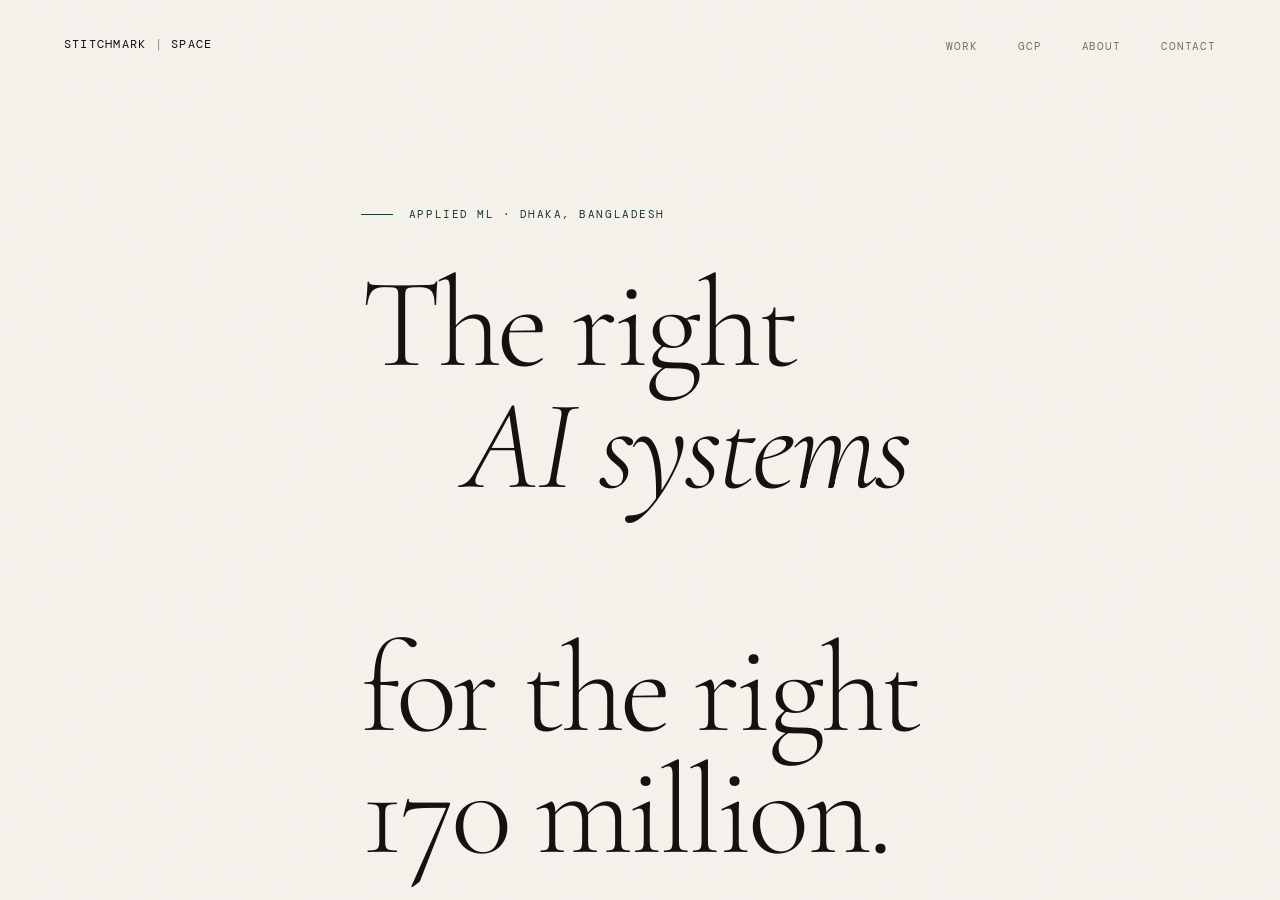
<file: index.html>
<!DOCTYPE html>
<html lang="en">
<head>
<meta charset="UTF-8">
<meta name="viewport" content="width=device-width, initial-scale=1.0">
<title>Stitchmark | Space — Samiul Karim, Applied ML</title>
<meta name="description" content="Production AI systems for South Asia's most underdressed data problems. Applied ML engineer based in Dhaka, Bangladesh.">
<link rel="stylesheet" href="style.css">
<style>
  :root { --accent: #1A3A2A; --accent2: #2D5A3D; }

  /* HERO */
  #hero {
    min-height: 100svh;
    display: grid;
    grid-template-rows: 1fr auto;
    padding-top: clamp(8rem, 16vw, 13rem);
    position: relative;
  }
  .hero-text { max-width: 960px; }
  .hero-h1 {
    font-family: 'Cormorant Garamond', Georgia, serif;
    font-weight: 300;
    font-size: clamp(4rem, 10vw, 10rem);
    line-height: 0.95;
    letter-spacing: -0.03em;
    margin-bottom: 3rem;
  }
  .hero-h1 em { font-style: italic; }
  .hero-h1 .indent { display: block; padding-left: clamp(2rem, 8vw, 8rem); }
  .hero-sub {
    max-width: 520px;
    margin-bottom: 3.5rem;
    font-size: clamp(0.95rem, 1.4vw, 1.05rem);
    color: var(--ink2);
    line-height: 1.85;
  }
  .hero-cta { display: flex; gap: 1.5rem; flex-wrap: wrap; margin-bottom: clamp(5rem, 10vw, 9rem); }

  /* HERO STAT BAR — full bleed */
  .hero-stats-bar {
    display: grid;
    grid-template-columns: repeat(4, 1fr);
    border-top: 1px solid var(--rule);
  }
  .hero-stat {
    padding: 2.5rem var(--pad);
    border-right: 1px solid var(--rule);
  }
  .hero-stat:last-child { border-right: none; }
  .hero-stat-val {
    font-family: 'Cormorant Garamond', Georgia, serif;
    font-size: clamp(2.5rem, 5vw, 4.5rem);
    font-weight: 300;
    line-height: 1;
    letter-spacing: -0.03em;
    color: var(--ink);
    margin-bottom: 0.5rem;
  }
  .hero-stat-label {
    font-family: 'DM Mono', monospace;
    font-size: 0.62rem;
    letter-spacing: 0.1em;
    text-transform: uppercase;
    color: var(--ink4);
  }
  @media (max-width: 700px) {
    .hero-stats-bar { grid-template-columns: repeat(2, 1fr); }
    .hero-stat:nth-child(2) { border-right: none; }
  }

  /* THESIS */
  #thesis { padding: var(--section) 0; }
  .thesis-grid {
    display: grid;
    grid-template-columns: 1fr 1fr;
    gap: clamp(3rem, 6vw, 8rem);
    align-items: start;
  }
  @media (max-width: 800px) { .thesis-grid { grid-template-columns: 1fr; } }

  /* ABOUT */
  #about { padding: var(--section) 0; background: white; }
  .about-layout {
    display: grid;
    grid-template-columns: 1fr 420px;
    gap: clamp(3rem, 6vw, 8rem);
    align-items: start;
  }
  .about-body p { margin-bottom: 1.5rem; }
  .cred-list { list-style: none; }
  .cred-item {
    display: grid;
    grid-template-columns: 20px 1fr;
    gap: 1.5rem;
    padding: 1.5rem 0;
    border-bottom: 1px solid var(--rule2);
    align-items: start;
  }
  .cred-item:first-child { border-top: 1px solid var(--rule); }
  .cred-dot { font-family: 'DM Mono', monospace; font-size: 0.6rem; color: var(--accent); padding-top: 0.25rem; }
  .cred-title { font-size: 0.95rem; color: var(--ink); margin-bottom: 0.2rem; }
  .cred-sub { font-family: 'DM Mono', monospace; font-size: 0.65rem; letter-spacing: 0.06em; color: var(--ink4); }
  @media (max-width: 900px) { .about-layout { grid-template-columns: 1fr; } }

  /* PROJECTS */
  #projects { padding: var(--section) 0; }

  /* GCP */
  #gcp { padding: var(--section) 0; background: white; }
  .gcp-intro { margin-bottom: 5rem; }
  .credit-cards {
    display: grid;
    grid-template-columns: 1fr 1fr;
    gap: 2px;
    background: var(--rule);
    border: 1px solid var(--rule);
  }
  .credit-card {
    background: var(--cream);
    padding: 3rem;
  }
  .credit-card:nth-child(1) { background: white; }
  .credit-card:nth-child(3) { background: white; }
  .cc-rank {
    font-family: 'DM Mono', monospace;
    font-size: 0.62rem;
    letter-spacing: 0.14em;
    text-transform: uppercase;
    color: var(--ink4);
    margin-bottom: 1rem;
  }
  .cc-name {
    font-family: 'Cormorant Garamond', Georgia, serif;
    font-size: clamp(1.5rem, 2.5vw, 2rem);
    font-weight: 300;
    margin-bottom: 0.75rem;
    color: var(--ink);
  }
  .cc-mission { font-size: 0.92rem; color: var(--ink2); line-height: 1.75; margin-bottom: 2rem; }
  .cc-min {
    font-family: 'DM Mono', monospace;
    font-size: 0.7rem;
    letter-spacing: 0.06em;
    color: var(--accent);
    border-top: 1px solid var(--rule);
    padding-top: 1.5rem;
    margin-bottom: 1.25rem;
  }
  .cc-bullets { list-style: none; }
  .cc-bullets li {
    font-family: 'DM Mono', monospace;
    font-size: 0.68rem;
    color: var(--ink3);
    line-height: 1.6;
    padding: 0.4rem 0;
    padding-left: 1rem;
    position: relative;
  }
  .cc-bullets li::before { content: '→'; position: absolute; left: 0; color: var(--accent); }
  .cc-more { font-size: 0.88rem; color: var(--ink4); font-style: italic; margin-top: 1rem; }
  .gcp-footer-note {
    margin-top: 2rem;
    padding: 1.75rem 2.5rem;
    background: var(--cream2);
    border-left: 3px solid var(--accent);
  }
  .gcp-footer-note p { font-family: 'DM Mono', monospace; font-size: 0.68rem; letter-spacing: 0.04em; color: var(--ink3); line-height: 1.8; }
  @media (max-width: 700px) { .credit-cards { grid-template-columns: 1fr; } }
</style>
</head>
<body>

<!-- NAV -->
<nav>
  <a class="nav-brand" href="index.html">Stitchmark <span>|</span> Space</a>
  <ul class="nav-links">
    <li><a href="#projects">Work</a></li>
    <li><a href="#gcp">GCP</a></li>
    <li><a href="#about">About</a></li>
    <li><a href="mailto:sam@stitchmark.space">Contact</a></li>
  </ul>
</nav>

<!-- ═══════════════════════════════════════
     HERO
     ═══════════════════════════════════════ -->
<section id="hero">
  <div class="wrap">
    <div class="hero-text reveal">
      <div class="eyebrow" style="margin-bottom:2.5rem;">
        <span class="eyebrow-text">Applied ML · Dhaka, Bangladesh</span>
      </div>
      <h1 class="hero-h1">
        The right<br>
        <em class="indent">AI systems</em><br>
        for the right<br>
        170 million.
      </h1>
      <p class="hero-sub">
        Four production AI systems — contract risk auditing, admissions equity,
        satellite flood intelligence, agricultural advisory. All built on free-tier 
        infrastructure. All designed around the actual constraints of South Asia, 
        not Silicon Valley.
      </p>
      <div class="hero-cta">
        <a href="#projects" class="btn btn-dark">View the work ↓</a>
        <a href="#gcp" class="btn btn-outline">GCP Credits Application</a>
      </div>
    </div>
  </div>

  <!-- STAT BAR -->
  <div class="hero-stats-bar reveal delay-2">
    <div class="hero-stat">
      <div class="hero-stat-val">4+</div>
      <div class="hero-stat-label">Production systems</div>
    </div>
    <div class="hero-stat">
      <div class="hero-stat-val">$0</div>
      <div class="hero-stat-label">Cloud spend to date</div>
    </div>
    <div class="hero-stat">
      <div class="hero-stat-val">170M</div>
      <div class="hero-stat-label">People in scope</div>
    </div>
    <div class="hero-stat">
      <div class="hero-stat-val">78%</div>
      <div class="hero-stat-label">Of users offline</div>
    </div>
  </div>
</section>

<!-- ═══════════════════════════════════════
     MARQUEE 01
     ═══════════════════════════════════════ -->
<div class="marquee-wrap">
  <div class="marquee-track">
    <span class="marquee-item">Contract risk auditing</span>
    <span class="marquee-dot">◆</span>
    <span class="marquee-item">Admissions equity</span>
    <span class="marquee-dot">◆</span>
    <span class="marquee-item">Satellite flood intelligence</span>
    <span class="marquee-dot">◆</span>
    <span class="marquee-item">Agricultural advisory</span>
    <span class="marquee-dot">◆</span>
    <span class="marquee-item">Built on Google Cloud</span>
    <span class="marquee-dot">◆</span>
    <span class="marquee-item">Contract risk auditing</span>
    <span class="marquee-dot">◆</span>
    <span class="marquee-item">Admissions equity</span>
    <span class="marquee-dot">◆</span>
    <span class="marquee-item">Satellite flood intelligence</span>
    <span class="marquee-dot">◆</span>
    <span class="marquee-item">Agricultural advisory</span>
    <span class="marquee-dot">◆</span>
    <span class="marquee-item">Built on Google Cloud</span>
    <span class="marquee-dot">◆</span>
  </div>
</div>

<!-- ═══════════════════════════════════════
     THESIS
     ═══════════════════════════════════════ -->
<section id="thesis">
  <div class="wrap">
    <div class="thesis-grid">

      <div class="reveal">
        <div class="eyebrow"><span class="eyebrow-text">§ 01 — The Thesis</span></div>
        <h2>Every country has<br>the same AI problems.<br><em>Only ours has<br>$1.60 solutions.</em></h2>
      </div>

      <div class="reveal delay-1" style="padding-top:1rem;">
        <p style="margin-bottom:1.75rem;">
          The standard playbook for "AI for development" is to take a mature Western
          system, translate it, and deploy it at scale. It fails because the
          <strong>infrastructure assumptions don't transfer</strong>. Bangladeshi garment
          factories don't have $12,000 optical inspection rigs. 78% of the rural
          population owns a button phone, not a smartphone. Government documents exist as
          degraded photocopies of mixed Bengali-English text.
        </p>
        <p style="margin-bottom:1.75rem;">
          My approach is different. I study the best-in-class solution in each domain,
          identify its infrastructure assumptions, and re-architect from first principles
          for the actual constraints of South Asia. That process consistently produces
          systems that are 10–80× cheaper to deploy while maintaining competitive
          accuracy — because the constraints force genuine innovation, not translation.
        </p>
        <p style="color:var(--ink3); font-style:italic;">
          AI is the most powerful tool in human history that remains almost entirely
          unavailable to the people who need it most. That is a design problem.
          I build the designs.
        </p>
      </div>

    </div>
  </div>
</section>

<!-- ═══════════════════════════════════════
     FULL-WIDTH PULL QUOTE
     ═══════════════════════════════════════ -->
<div style="padding: clamp(5rem,10vw,9rem) 0; border-top: 1px solid var(--rule); border-bottom:1px solid var(--rule);">
  <div class="wrap">
    <p class="pull-quote reveal" style="max-width:1000px;">
      "The insight from the garment factory: India sells ready-made optical
      inspection for crores. I rebuilt it on a recycled Android phone at $150 CAPEX.
      The factory doesn't care who made the component —
      <em>it cares about the margin.</em>"
    </p>
  </div>
</div>

<!-- ═══════════════════════════════════════
     ABOUT
     ═══════════════════════════════════════ -->
<section id="about">
  <div class="wrap">
    <div class="about-layout">

      <div class="reveal">
        <div class="eyebrow"><span class="eyebrow-text">§ 02 — The Engineer</span></div>
        <h2 style="margin-bottom:2.5rem;">Self-taught.<br><em>Princeton-networked.</em><br>Production-focused.</h2>
        <div class="about-body">
          <p>
            I'm Samiul Karim — a self-taught applied ML engineer based in Dhaka, building
            production AI systems for domains that established labs ignore because the TAM
            looks small from San Francisco. From Dhaka it looks like <strong>170 million people</strong>.
          </p>
          <p>
            My background is unconventional: deep domain knowledge in garments manufacturing,
            Bangladeshi agriculture, public health surveillance, and government document
            processing — combined with a <strong>Princeton University network</strong> built
            during an extended period as a Princeton alumni interviewer.
          </p>
          <p>
            I work in long focused sessions. Every system in this portfolio was built to
            production-grade standards — proper authentication, eval harnesses, retry logic,
            secrets management — because demo-grade code teaches the wrong habits.
          </p>
          <p style="color:var(--ink3); font-style:italic; margin-top:2.5rem;">
            Reach me at sam@stitchmark.space
          </p>
        </div>
      </div>

      <div class="reveal delay-1">
        <ul class="cred-list">
          <li class="cred-item">
            <span class="cred-dot">◆</span>
            <div>
              <div class="cred-title">Princeton Alumni Network</div>
              <div class="cred-sub">Former Princeton interviewer · active alumni connection</div>
            </div>
          </li>
          <li class="cred-item">
            <span class="cred-dot">◆</span>
            <div>
              <div class="cred-title">Toptal Application In Progress</div>
              <div class="cred-sub">Applied ML Engineer track · portfolio submission</div>
            </div>
          </li>
          <li class="cred-item">
            <span class="cred-dot">◆</span>
            <div>
              <div class="cred-title">SPARRSO Partnership Discussions</div>
              <div class="cred-sub">Bangladesh Space Research · FloodGuard deployment</div>
            </div>
          </li>
          <li class="cred-item">
            <span class="cred-dot">◆</span>
            <div>
              <div class="cred-title">Active Accelerator Applications</div>
              <div class="cred-sub">M0NARQ Industrial AI · KrishiBot rural advisory</div>
            </div>
          </li>
          <li class="cred-item">
            <span class="cred-dot">◆</span>
            <div>
              <div class="cred-title">Four Production Systems</div>
              <div class="cred-sub">Built at $0 cloud spend — not by accident, by design</div>
            </div>
          </li>
          <li class="cred-item">
            <span class="cred-dot">◆</span>
            <div>
              <div class="cred-title">GCP-Native Architecture</div>
              <div class="cred-sub">Vertex AI RAG · Gemini API · Earth Engine · Cloud Run · Discovery Engine</div>
            </div>
          </li>
        </ul>
      </div>

    </div>
  </div>
</section>

<!-- ═══════════════════════════════════════
     EVOCATIVE BANNER — AI STAKES
     ═══════════════════════════════════════ -->
<div class="banner">
  <div class="wrap">
    <div style="max-width:860px; margin:0 auto; text-align:center;">
      <p class="label" style="color:rgba(245,242,236,0.35); margin-bottom:2rem; text-align:center;">The opportunity</p>
      <h2 class="reveal" style="font-size:clamp(2rem,5vw,4.5rem); margin-bottom:2rem;">
        AI is the most consequential<br>technology since electricity.<br>
        <em>Bangladesh has not yet had its turn.</em>
      </h2>
      <p class="reveal delay-1" style="color:rgba(245,242,236,0.55); font-size:clamp(0.95rem,1.4vw,1.1rem); max-width:640px; margin:0 auto; line-height:1.85;">
        The infrastructure gap is closing. Foundation models run on free tiers. Satellite
        data is open. Cloud credits exist precisely for this moment. What is missing is
        not the technology — it is systems engineered for the actual conditions on the ground.
      </p>
    </div>
  </div>
</div>

<!-- ═══════════════════════════════════════
     PROJECTS INDEX
     ═══════════════════════════════════════ -->
<section id="projects">
  <div class="wrap">
    <div class="eyebrow reveal"><span class="eyebrow-text">§ 03 — The Work</span></div>
    <h2 class="reveal" style="margin-bottom:1.5rem;">Four systems.<br>Three verticals.<br><em>One city.</em></h2>
    <p class="reveal delay-1" style="max-width:500px; margin-bottom:5rem;">
      Each project below was built to production standards. None required paid cloud
      credits to reach a working prototype.
    </p>

    <div>
      <a href="docrag.html" class="proj-link-card reveal">
        <span class="proj-num">01</span>
        <div class="proj-name-wrap">
          <div class="proj-cat">Legal Tech · RAG · Adversarial AI</div>
          <div class="proj-name">DocRAG-Legal</div>
        </div>
        <span class="proj-status">Deployed ·</span>
        <span class="proj-arrow">→</span>
      </a>

      <a href="erudite.html" class="proj-link-card reveal delay-1">
        <span class="proj-num">02</span>
        <div class="proj-name-wrap">
          <div class="proj-cat">Admissions Intelligence · Bangladesh</div>
          <div class="proj-name">Erudite V2</div>
        </div>
        <span class="proj-status">Pending Resources ·</span>
        <span class="proj-arrow">→</span>
      </a>

      <a href="https://cricsight.stitchmark.space" target="_blank" rel="noopener noreferrer" class="proj-link-card reveal delay-2">
        <span class="proj-num">03</span>
        <div class="proj-name-wrap">
          <div class="proj-cat">Sports Analytics · BPL Cricket</div>
          <div class="proj-name">CricSight Powerplay</div>
        </div>
        <span class="proj-status">Live ·</span>
        <span class="proj-arrow">→</span>
      </a>

      <a href="https://geospatial.stitchmark.space" target="_blank" rel="noopener noreferrer" class="proj-link-card reveal delay-3">
        <span class="proj-num">04</span>
        <div class="proj-name-wrap">
          <div class="proj-cat">Geospatial AI · Disaster Response</div>
          <div class="proj-name">FloodGuard-BD</div>
        </div>
        <span class="proj-status">In Development ·</span>
        <span class="proj-arrow">→</span>
      </a>
    </div>

  </div>
</section>

<!-- ═══════════════════════════════════════
     GCP CREDITS APPLICATION
     ═══════════════════════════════════════ -->
<section id="gcp">
  <div class="wrap">
    <div class="gcp-intro reveal">
      <div class="eyebrow"><span class="eyebrow-text">§ 04 — Google Cloud for Startups</span></div>
      <h2 style="margin-bottom:1.5rem;">Architecture validated.<br><em>Compute is the<br>only remaining gate.</em></h2>
      <p style="max-width:600px; margin-bottom:1rem;">
        All projects are technically proven on free-tier infrastructure. The engineering
        problems are solved. What scales impact is serving capacity — RAG corpus retrieval
        at volume, Gemini API at production query loads, Cloud Run autoscaling.
      </p>
      <p style="max-width:600px; color:var(--ink3); font-style:italic;">
        Projects are ranked below by social impact. Any credit allocation advances
        the work. Larger allocations unlock proportionally greater reach.
      </p>
    </div>

    <div class="credit-cards reveal delay-1">

      <!-- CARD 1 -->
      <div class="credit-card">
        <div class="cc-rank">Impact Rank · 01 · Rural Agriculture</div>
        <div class="cc-name">KrishiBot</div>
        <p class="cc-mission">AI agricultural advisory for 57 million rural Bangladeshis with no smartphone access — delivered over SMS and USSD at $0.001 per query. The constraint is not the AI. It is the last mile.</p>
        <div class="cc-min">Minimum: $500 · Vertex AI RAG + Cloud Run</div>
        <ul class="cc-bullets">
          <li>RAG corpus serving for BARC/DAE crop bulletins in Bengali</li>
          <li>Gemini Flash API volume for SMS response generation at ~100k queries/month</li>
          <li>Cloud Run serving for USSD/SMS gateway API at pilot scale</li>
        </ul>
        <p class="cc-more">Greater allocation adds: full Bengali NLP pipeline, multi-crop seasonal corpus, carrier USSD deployment.</p>
      </div>

      <!-- CARD 2 -->
      <div class="credit-card">
        <div class="cc-rank">Impact Rank · 02 · Admissions Equity</div>
        <div class="cc-name">Erudite V2</div>
        <p class="cc-mission">Forensic financial aid intelligence for high-need Bangladeshi students navigating elite US admissions — replacing generic chatbot advice with verified CDS audit data and structured visual counsel.</p>
        <div class="cc-min">Minimum: $600 · Discovery Engine + Gemini Flash + Cloud Run</div>
        <ul class="cc-bullets">
          <li>Discovery Engine corpus serving for 70+ page per-university deep research reports</li>
          <li>Gemini Flash synthesis at production applicant query volume</li>
          <li>Cloud Run serving for the applicant-facing Next.js frontend</li>
        </ul>
        <p class="cc-more">Greater allocation adds: full corpus (15+ universities), Bangladesh-specific curriculum contextualization overlays.</p>
      </div>

      <!-- CARD 3 -->
      <div class="credit-card">
        <div class="cc-rank">Impact Rank · 03 · Disaster Response</div>
        <div class="cc-name">FloodGuard-BD</div>
        <p class="cc-mission">Near-real-time pixel-level flood maps from Sentinel-1 SAR for government disaster response. All-weather. No human annotation. No manual steps between satellite overpass and map delivery.</p>
        <div class="cc-min">Minimum: $800 · Vertex AI Training + Prediction Endpoint</div>
        <ul class="cc-bullets">
          <li>Vertex AI Training job for Prithvi-100M fine-tuning (single T4, ~2 hrs)</li>
          <li>Vertex AI Prediction endpoint for real-time inference on new satellite passes</li>
          <li>Cloud Storage for COG tile archive and public flood map output</li>
        </ul>
        <p class="cc-more">Greater allocation adds: 4-month operational pilot, active learning loop with SPARRSO validation, public dashboard.</p>
      </div>

      <!-- CARD 4 -->
      <div class="credit-card">
        <div class="cc-rank">Impact Rank · 04 · Legal Access</div>
        <div class="cc-name">DocRAG-Legal</div>
        <p class="cc-mission">Contract risk intelligence with adversarial self-auditing. Bringing the evidentiary standards of a senior partner to every junior associate in Dhaka. Already deployed. Needs production serving scale.</p>
        <div class="cc-min">Minimum: $700 · Vertex AI RAG Engine + Gemini API at volume</div>
        <ul class="cc-bullets">
          <li>Vertex AI RAG Engine corpus serving at ~10k queries/month production load</li>
          <li>Gemini Pro synthesis + Flash adversarial judge at concurrent volume</li>
          <li>Cloud Run autoscaling (0–5 instances) for SaaS-tier user load</li>
        </ul>
        <p class="cc-more">Greater allocation adds: Bangladesh-specific corpus, Bengali-language query handling, SaaS tier launch at $149/month.</p>
      </div>

    </div>

    <div class="gcp-footer-note reveal delay-2">
      <p>
        GCP account: realsamkarim@gmail.com &nbsp;·&nbsp;
        Project ID: project-a1f62154-a7ad-4b37-93b &nbsp;·&nbsp;
        Billing account: 0146CA-92CD30-CA4527<br>
        All projects are architecturally GCP-native. The existing $1,000 Gen AI App Builder credit has
        validated the DocRAG-Legal architecture end-to-end on Vertex AI RAG Engine + Discovery Engine.
        None of these systems are portable to other clouds without a full rewrite.
      </p>
    </div>
  </div>
</section>

<!-- MARQUEE 02 -->
<div class="marquee-wrap">
  <div class="marquee-track">
    <span class="marquee-item">Vertex AI RAG Engine</span>
    <span class="marquee-dot">◆</span>
    <span class="marquee-item">Gemini Flash · Pro</span>
    <span class="marquee-dot">◆</span>
    <span class="marquee-item">Google Earth Engine</span>
    <span class="marquee-dot">◆</span>
    <span class="marquee-item">Discovery Engine</span>
    <span class="marquee-dot">◆</span>
    <span class="marquee-item">Cloud Run</span>
    <span class="marquee-dot">◆</span>
    <span class="marquee-item">Firebase Auth</span>
    <span class="marquee-dot">◆</span>
    <span class="marquee-item">Modal Persistence</span>
    <span class="marquee-dot">◆</span>
    <span class="marquee-item">SHA-256 Provenance</span>
    <span class="marquee-dot">◆</span>
    <span class="marquee-item">Vertex AI RAG Engine</span>
    <span class="marquee-dot">◆</span>
    <span class="marquee-item">Gemini Flash · Pro</span>
    <span class="marquee-dot">◆</span>
    <span class="marquee-item">Google Earth Engine</span>
    <span class="marquee-dot">◆</span>
    <span class="marquee-item">Discovery Engine</span>
    <span class="marquee-dot">◆</span>
    <span class="marquee-item">Cloud Run</span>
    <span class="marquee-dot">◆</span>
    <span class="marquee-item">Firebase Auth</span>
    <span class="marquee-dot">◆</span>
    <span class="marquee-item">Modal Persistence</span>
    <span class="marquee-dot">◆</span>
    <span class="marquee-item">SHA-256 Provenance</span>
    <span class="marquee-dot">◆</span>
  </div>
</div>

<!-- FOOTER -->
<footer>
  <div class="wrap">
    <div class="footer-inner">
      <div class="footer-brand">
        Stitchmark | Space<br>
        sam@stitchmark.space<br>
        Dhaka, Bangladesh · 2026
      </div>
      <div class="footer-links">
        <a href="docrag.html">DocRAG-Legal</a>
        <a href="erudite.html">Erudite V2</a>
        <a href="https://cricsight.stitchmark.space" target="_blank">CricSight</a>
        <a href="https://geospatial.stitchmark.space" target="_blank">FloodGuard</a>
      </div>
      <div class="footer-brand" style="text-align:right;">
        Applied ML · South Asia<br>
        Built on Google Cloud<br>
        © 2026
      </div>
    </div>
  </div>
</footer>

<script src="main.js"></script>
</body>
</html>
</file>
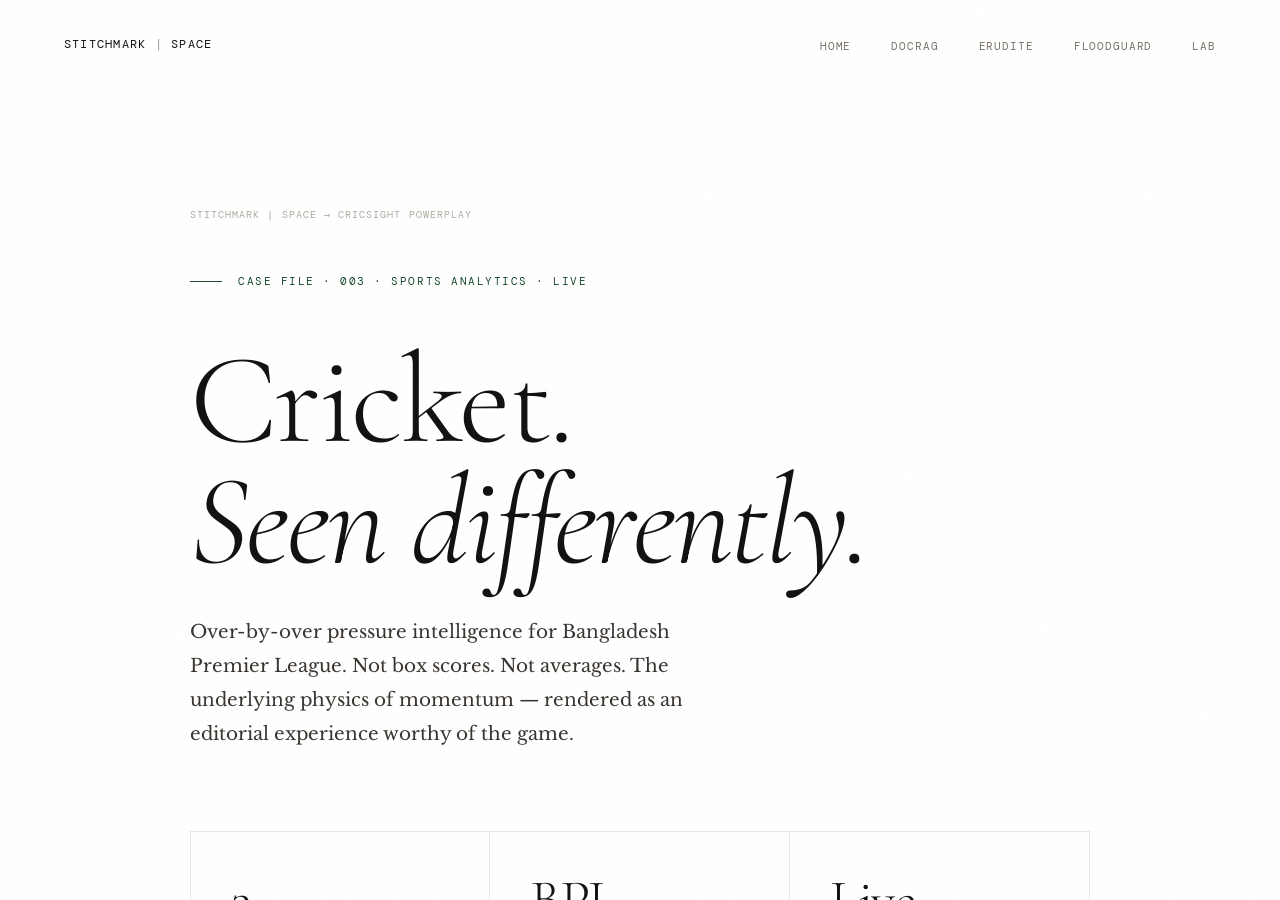
<file: cricsight.html>
<!DOCTYPE html>
<html lang="en">
<head>
<meta charset="UTF-8">
<meta name="viewport" content="width=device-width, initial-scale=1.0">
<title>CricSight Powerplay — Stitchmark | Space</title>
<meta name="description" content="Over-by-over cricket intelligence for Bangladesh Premier League. Pressure index, win probability, multi-model orchestration.">
<link rel="stylesheet" href="style.css">
<style>
  :root { --accent: #1A4A2A; --accent2: #2A6A3A; }

  /* HERO — full viewport, centered, generous */
  .cs-hero {
    min-height: 100svh;
    display: grid;
    place-items: center;
    padding: clamp(8rem,16vw,14rem) var(--pad) clamp(5rem,10vw,9rem);
    position: relative;
    overflow: hidden;
  }

  /* Large BG number */
  .cs-bg-num {
    position: absolute;
    bottom: -0.15em;
    right: var(--pad);
    font-family: 'Cormorant Garamond', Georgia, serif;
    font-size: clamp(12rem, 30vw, 28rem);
    font-weight: 300;
    color: var(--cream3);
    line-height: 1;
    letter-spacing: -0.06em;
    pointer-events: none;
    user-select: none;
  }

  .cs-hero-inner { position: relative; max-width: 900px; width: 100%; }

  /* STAT ROW */
  .cs-stats {
    display: grid;
    grid-template-columns: repeat(3, 1fr);
    border: 1px solid var(--rule);
    margin-top: 5rem;
  }
  .cs-stat {
    padding: 2.5rem;
    border-right: 1px solid var(--rule);
  }
  .cs-stat:last-child { border-right: none; }
  .cs-stat-val {
    font-family: 'Cormorant Garamond', Georgia, serif;
    font-size: clamp(2rem, 5vw, 3.5rem);
    font-weight: 300;
    line-height: 1;
    letter-spacing: -0.03em;
    margin-bottom: 0.5rem;
  }
  .cs-stat-lbl {
    font-family: 'DM Mono', monospace;
    font-size: 0.62rem;
    letter-spacing: 0.1em;
    text-transform: uppercase;
    color: var(--ink4);
  }

  /* LAUNCH BUTTON — big, editorial */
  .cs-launch {
    display: inline-flex;
    align-items: center;
    gap: 1.5rem;
    margin-top: 5rem;
    padding: 2.25rem 3.5rem;
    background: var(--ink);
    color: var(--cream);
    font-family: 'Cormorant Garamond', Georgia, serif;
    font-size: clamp(1.4rem, 3vw, 2.25rem);
    font-weight: 300;
    font-style: italic;
    letter-spacing: -0.01em;
    transition: all 0.35s cubic-bezier(.16,1,.3,1);
    text-decoration: none;
    position: relative;
    overflow: hidden;
  }
  .cs-launch::before {
    content: '';
    position: absolute;
    inset: 0;
    background: var(--accent);
    transform: scaleX(0);
    transform-origin: left;
    transition: transform 0.45s cubic-bezier(.16,1,.3,1);
  }
  .cs-launch:hover::before { transform: scaleX(1); }
  .cs-launch span, .cs-launch svg { position: relative; z-index: 1; }
  .cs-launch:hover { gap: 2.5rem; transform: none; }

  .cs-arrow {
    width: 2em; height: 1px;
    background: var(--cream);
    position: relative;
    transition: width 0.35s cubic-bezier(.16,1,.3,1);
  }
  .cs-arrow::after {
    content: '';
    position: absolute;
    right: 0; top: 50%;
    width: 0.5em; height: 0.5em;
    border-right: 1px solid var(--cream);
    border-top: 1px solid var(--cream);
    transform: translateY(-50%) rotate(45deg);
  }
  .cs-launch:hover .cs-arrow { width: 3em; }

  /* TECH TAGS */
  .tag-cloud {
    display: flex;
    flex-wrap: wrap;
    gap: 0.75rem;
    margin-top: 3rem;
  }
  .cs-tag {
    font-family: 'DM Mono', monospace;
    font-size: 0.65rem;
    letter-spacing: 0.08em;
    text-transform: uppercase;
    padding: 0.5em 1em;
    border: 1px solid var(--rule);
    color: var(--ink3);
  }
  .cs-tag-accent { border-color: rgba(26,74,42,0.3); color: var(--accent); }

  /* FEATURE ROWS */
  .feature-row {
    display: grid;
    grid-template-columns: 80px 1fr;
    gap: 2.5rem;
    padding: 2.5rem 0;
    border-bottom: 1px solid var(--rule2);
    align-items: start;
  }
  .feature-row:first-child { border-top: 1px solid var(--rule); }
  .feature-icon {
    font-family: 'Cormorant Garamond', Georgia, serif;
    font-size: 2.5rem;
    font-weight: 300;
    color: var(--cream3);
    line-height: 1;
  }
  .feature-title {
    font-family: 'DM Mono', monospace;
    font-size: 0.7rem;
    letter-spacing: 0.1em;
    text-transform: uppercase;
    color: var(--accent);
    margin-bottom: 0.5rem;
  }
  .feature-body { font-size: 0.95rem; color: var(--ink2); line-height: 1.75; }

  @media (max-width: 700px) {
    .cs-stats { grid-template-columns: 1fr 1fr; }
    .cs-stat:nth-child(2) { border-right: none; }
    .cs-stat:nth-child(1), .cs-stat:nth-child(2) { border-bottom: 1px solid var(--rule); }
    .feature-row { grid-template-columns: 1fr; gap: 0.75rem; }
    .feature-icon { display: none; }
    .cs-bg-num { display: none; }
  }
</style>
</head>
<body>

<nav>
  <a class="nav-brand" href="index.html">Stitchmark <span>|</span> Space</a>
  <ul class="nav-links">
    <li><a href="index.html">Home</a></li>
    <li><a href="docrag.html">DocRAG</a></li>
    <li><a href="erudite.html">Erudite</a></li>
    <li><a href="floodguard.html">FloodGuard</a></li>
    <li><a href="lab.html">Lab</a></li>
  </ul>
</nav>

<!-- ═══════════════════ HERO ═══════════════════ -->
<section class="cs-hero" style="background:white;">
  <div class="cs-hero-inner">
    <div class="cs-bg-num">03</div>

    <p class="breadcrumb reveal"><a href="index.html">Stitchmark | Space</a> <span>→</span> CricSight Powerplay</p>

    <div class="eyebrow reveal">
      <span class="eyebrow-text">Case File · 003 · Sports Analytics · Live</span>
    </div>

    <h1 class="reveal" style="max-width:800px; margin-bottom:2rem; line-height:0.95;">
      Cricket.<br>
      <em>Seen differently.</em>
    </h1>

    <p class="reveal delay-1" style="max-width:540px; font-size:clamp(1rem,1.5vw,1.15rem); color:var(--ink2); line-height:1.85;">
      Over-by-over pressure intelligence for Bangladesh Premier League.
      Not box scores. Not averages. The underlying physics of momentum —
      rendered as an editorial experience worthy of the game.
    </p>

    <div class="cs-stats reveal delay-2">
      <div class="cs-stat">
        <div class="cs-stat-val">3</div>
        <div class="cs-stat-lbl">Gemini models orchestrated per match query</div>
      </div>
      <div class="cs-stat">
        <div class="cs-stat-val">BPL</div>
        <div class="cs-stat-lbl">Bangladesh Premier League · primary dataset</div>
      </div>
      <div class="cs-stat">
        <div class="cs-stat-val">Live</div>
        <div class="cs-stat-lbl">Deployed at cricsight.stitchmark.space</div>
      </div>
    </div>

    <a href="https://cricsight.stitchmark.space" target="_blank" rel="noopener noreferrer" class="cs-launch reveal delay-3">
      <span>Open CricSight Powerplay</span>
      <div class="cs-arrow"></div>
    </a>
  </div>
</section>

<!-- MARQUEE -->
<div class="marquee-wrap">
  <div class="marquee-track">
    <span class="marquee-item">Over-by-over pressure index</span>
    <span class="marquee-dot">◆</span>
    <span class="marquee-item">Win probability curves</span>
    <span class="marquee-dot">◆</span>
    <span class="marquee-item">LangGraph multi-model orchestration</span>
    <span class="marquee-dot">◆</span>
    <span class="marquee-item">Gemini 2.5 Pro analysis</span>
    <span class="marquee-dot">◆</span>
    <span class="marquee-item">Player performance embeddings</span>
    <span class="marquee-dot">◆</span>
    <span class="marquee-item">Cricsheet JSON dataset</span>
    <span class="marquee-dot">◆</span>
    <span class="marquee-item">Editorial linen aesthetic</span>
    <span class="marquee-dot">◆</span>
    <span class="marquee-item">Over-by-over pressure index</span>
    <span class="marquee-dot">◆</span>
    <span class="marquee-item">Win probability curves</span>
    <span class="marquee-dot">◆</span>
    <span class="marquee-item">LangGraph multi-model orchestration</span>
    <span class="marquee-dot">◆</span>
    <span class="marquee-item">Gemini 2.5 Pro analysis</span>
    <span class="marquee-dot">◆</span>
    <span class="marquee-item">Player performance embeddings</span>
    <span class="marquee-dot">◆</span>
    <span class="marquee-item">Cricsheet JSON dataset</span>
    <span class="marquee-dot">◆</span>
  </div>
</div>

<!-- ═══════════════════ WHAT IT DOES ═══════════════════ -->
<section>
  <div class="wrap">
    <div style="display:grid; grid-template-columns:1fr 1fr; gap:clamp(3rem,6vw,8rem); align-items:start;">

      <div class="reveal">
        <div class="eyebrow"><span class="eyebrow-text">§ 01 — Intelligence Layer</span></div>
        <h2>Beyond the scoreboard.<br><em>Into the pressure.</em></h2>
        <p style="margin-top:2rem;">
          Standard cricket analytics show you what happened.
          CricSight Powerplay shows you <em>why it felt inevitable</em> —
          the mounting pressure of dot balls, the momentum shift after a
          dropped catch, the over where the match was actually lost.
        </p>
        <p style="margin-top:1.5rem; color:var(--ink3);">
          Built for Bangladesh Premier League data because BPL is exactly
          where this intelligence matters most and is least available.
          T20 cricket is a pressure game. The analysis should reflect that.
        </p>
      </div>

      <div class="reveal delay-1" style="padding-top:1rem;">
        <div class="feature-row">
          <span class="feature-icon">∫</span>
          <div>
            <div class="feature-title">Pressure Index</div>
            <p class="feature-body">Over-by-over cumulative pressure calculated from required run rate delta, wicket context, and batting position. The number that explains the scorecard.</p>
          </div>
        </div>
        <div class="feature-row">
          <span class="feature-icon">P</span>
          <div>
            <div class="feature-title">Win Probability Curves</div>
            <p class="feature-body">Ball-by-ball win probability updated continuously. Shows not just who won, but the exact moment the match tipped — and by how much.</p>
          </div>
        </div>
        <div class="feature-row">
          <span class="feature-icon">∑</span>
          <div>
            <div class="feature-title">Player Performance Embeddings</div>
            <p class="feature-body">Vector representations of player performance across context-matched situations. Who performs under pressure. Who fades.</p>
          </div>
        </div>
      </div>

    </div>
  </div>
</section>

<!-- ═══════════════════ DARK BANNER ═══════════════════ -->
<div class="banner">
  <div class="wrap">
    <div style="max-width:780px;">
      <p class="label" style="color:rgba(245,242,236,0.3); margin-bottom:2rem;">The orchestration</p>
      <h2 class="reveal" style="font-size:clamp(2rem,4.5vw,3.75rem); margin-bottom:2.5rem;">
        Three models.<br>
        One match query.<br>
        <em>Each doing the job it's best at.</em>
      </h2>
      <div style="display:grid; grid-template-columns:1fr 1fr 1fr; gap:2rem;" class="reveal delay-1">
        <div style="border-top:1px solid rgba(245,242,236,0.12); padding-top:1.5rem;">
          <div class="label" style="color:rgba(245,242,236,0.4); margin-bottom:0.75rem;">Gemini 2.5 Pro</div>
          <p style="color:rgba(245,242,236,0.7); font-size:0.9rem; line-height:1.7;">Deep match analysis. The long-form reasoning. Tournament context and tactical narrative.</p>
        </div>
        <div style="border-top:1px solid rgba(245,242,236,0.12); padding-top:1.5rem;">
          <div class="label" style="color:rgba(245,242,236,0.4); margin-bottom:0.75rem;">Gemini Flash</div>
          <p style="color:rgba(245,242,236,0.7); font-size:0.9rem; line-height:1.7;">Over-by-over narration. Fast, contextual, structured. The live commentary layer.</p>
        </div>
        <div style="border-top:1px solid rgba(245,242,236,0.12); padding-top:1.5rem;">
          <div class="label" style="color:rgba(245,242,236,0.4); margin-bottom:0.75rem;">LangGraph</div>
          <p style="color:rgba(245,242,236,0.7); font-size:0.9rem; line-height:1.7;">Routes queries between models based on complexity and context. The orchestration layer that makes the system coherent.</p>
        </div>
      </div>
    </div>
  </div>
</div>

<!-- ═══════════════════ TECH STACK ═══════════════════ -->
<section style="background:white;">
  <div class="wrap">
    <div class="eyebrow reveal"><span class="eyebrow-text">§ 02 — Technical Stack</span></div>
    <h2 class="reveal" style="margin-bottom:4rem;">What's under<br><em>the scoreboard.</em></h2>

    <div>
      <div class="stack-row reveal"><span class="stack-name">LangGraph</span><p class="stack-desc">Multi-model orchestration routing queries between Gemini 2.5 Pro for deep analysis, Flash for narration, and Claude 3.5 Sonnet for editorial card writing. Task routing based on query complexity and context depth required.</p></div>
      <div class="stack-row reveal"><span class="stack-name">Gemini 2.5 Pro</span><p class="stack-desc">Deep match analysis, tournament context, tactical narrative generation. The reasoning model for questions that require thinking about the whole game, not just the over.</p></div>
      <div class="stack-row reveal"><span class="stack-name">Cricsheet JSON</span><p class="stack-desc">Ball-by-ball match data for Bangladesh Premier League. Every delivery, every wicket, every over — parsed into pressure and probability calculations.</p></div>
      <div class="stack-row reveal"><span class="stack-name">Next.js + Framer Motion</span><p class="stack-desc">Editorial, linen-palette aesthetic. Slot-machine headline animations, animated architecture dropdowns, embedded data visualizations. Bangladesh green as the sole accent color.</p></div>
      <div class="stack-row reveal"><span class="stack-name">BigQuery</span><p class="stack-desc">Match data warehouse for historical BPL analysis. Aggregated statistics, player performance vectors, tournament-level context queries.</p></div>
    </div>

    <div class="tag-cloud reveal delay-1" style="margin-top:3rem;">
      <span class="cs-tag cs-tag-accent">LangGraph</span>
      <span class="cs-tag cs-tag-accent">Multi-model Orchestration</span>
      <span class="cs-tag">Gemini 2.5 Pro</span>
      <span class="cs-tag">Gemini Flash</span>
      <span class="cs-tag">Cricsheet JSON</span>
      <span class="cs-tag">Pressure Index</span>
      <span class="cs-tag">Win Probability</span>
      <span class="cs-tag">Next.js</span>
      <span class="cs-tag">Framer Motion</span>
      <span class="cs-tag">BigQuery</span>
    </div>
  </div>
</section>

<!-- ═══════════════════ SECOND CTA ═══════════════════ -->
<section>
  <div class="wrap">
    <div style="display:grid; grid-template-columns:1fr auto; gap:4rem; align-items:center; flex-wrap:wrap;">
      <div class="reveal">
        <h2 style="margin-bottom:1.5rem;"><em>The app is live.</em><br>The data is Bangladesh.</h2>
        <p style="max-width:480px;">
          CricSight Powerplay is deployed and running on BPL match data.
          The analysis works best when you know the game —
          and want to understand it at a level the scorecard doesn't reach.
        </p>
      </div>
      <div class="reveal delay-1">
        <a href="https://cricsight.stitchmark.space" target="_blank" rel="noopener noreferrer" class="btn btn-dark" style="white-space:nowrap; padding:1.25em 2.5em; font-size:0.8rem;">
          Open CricSight →
        </a>
      </div>
    </div>
  </div>
</section>

<!-- FOOTER -->
<footer>
  <div class="wrap">
    <div class="footer-inner">
      <div class="footer-brand">CricSight Powerplay · Live<br>cricsight.stitchmark.space</div>
      <div class="footer-links">
        <a href="index.html">Home</a>
        <a href="docrag.html">DocRAG</a>
        <a href="erudite.html">Erudite</a>
        <a href="floodguard.html">FloodGuard</a>
        <a href="lab.html">Lab</a>
      </div>
      <div class="footer-brand" style="text-align:right;">Stitchmark | Space<br>Built on Google Cloud · © 2026</div>
    </div>
  </div>
</footer>

<script src="main.js"></script>
</body>
</html>
</file>
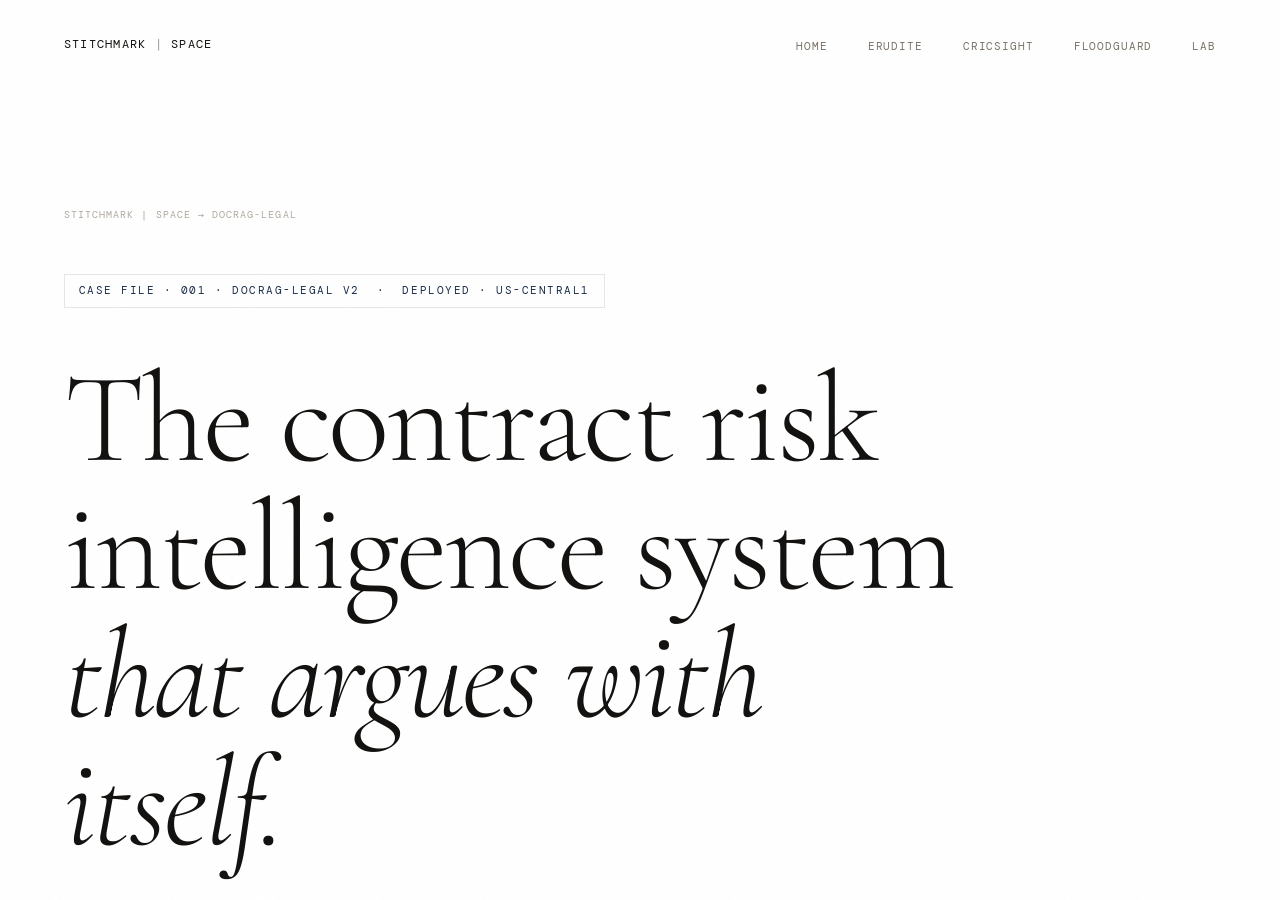
<file: docrag.html>
<!DOCTYPE html>
<html lang="en">
<head>
<meta charset="UTF-8">
<meta name="viewport" content="width=device-width, initial-scale=1.0">
<title>DocRAG-Legal — Stitchmark | Space</title>
<meta name="description" content="Contract risk intelligence with adversarial self-auditing. Not a chatbot. An evidentiary instrument built for Bangladesh's commercial and legal environment.">
<link rel="stylesheet" href="style.css">
<style>
  :root { --accent: #1A2D4A; --accent2: #2D4A70; }

  /* HERO */
  .docket-header {
    font-family: 'DM Mono', monospace;
    font-size: 0.68rem;
    letter-spacing: 0.14em;
    text-transform: uppercase;
    color: var(--accent);
    border: 1px solid var(--rule);
    display: inline-block;
    padding: 0.6em 1.25em;
    margin-bottom: 3rem;
  }

  /* STAT STRIP */
  .stat-strip {
    display: grid;
    grid-template-columns: repeat(3, 1fr);
    border: 1px solid var(--rule);
    margin-top: 5rem;
  }
  .stat-strip-cell {
    padding: 2.5rem 3rem;
    border-right: 1px solid var(--rule);
  }
  .stat-strip-cell:last-child { border-right: none; }
  .stat-val {
    font-family: 'Cormorant Garamond', Georgia, serif;
    font-size: clamp(2.5rem, 5vw, 4rem);
    font-weight: 300;
    line-height: 1;
    letter-spacing: -0.03em;
    margin-bottom: 0.5rem;
  }
  .stat-lbl { font-family: 'DM Mono', monospace; font-size: 0.62rem; letter-spacing: 0.1em; text-transform: uppercase; color: var(--ink4); }
  @media (max-width: 600px) { .stat-strip { grid-template-columns: 1fr; } .stat-strip-cell { border-right: none; border-bottom: 1px solid var(--rule); } }

  /* COMPARE */
  .compare-section { background: white; padding: var(--section) 0; }
  .compare-outer { border: 1px solid var(--rule); }
  .compare-header-bar {
    display: grid;
    grid-template-columns: 1fr 1fr;
    border-bottom: 1px solid var(--rule);
  }
  .compare-col-head {
    padding: 1.75rem 3rem;
    font-family: 'DM Mono', monospace;
    font-size: 0.68rem;
    letter-spacing: 0.12em;
    text-transform: uppercase;
  }
  .compare-col-head.bad { color: var(--ink4); border-right: 1px solid var(--rule); }
  .compare-col-head.good { color: var(--accent); }
  .compare-body-row {
    display: grid;
    grid-template-columns: 1fr 1fr;
    border-bottom: 1px solid var(--rule2);
  }
  .compare-body-row:last-child { border-bottom: none; }
  .compare-cell {
    padding: 1.25rem 3rem;
    font-size: 0.93rem;
    color: var(--ink3);
    line-height: 1.6;
  }
  .compare-cell.good { color: var(--ink); border-left: 1px solid var(--rule); }
  @media (max-width: 700px) {
    .compare-header-bar, .compare-body-row { grid-template-columns: 1fr; }
    .compare-col-head.bad, .compare-cell.good { border-right: none; border-left: none; border-bottom: 1px solid var(--rule2); }
  }

  /* ENDPOINT LIST */
  .endpoint {
    display: grid;
    grid-template-columns: 160px 1fr;
    gap: 3rem;
    padding: 2rem 0;
    border-bottom: 1px solid var(--rule2);
    align-items: baseline;
  }
  .endpoint:first-child { border-top: 1px solid var(--rule); }
  .endpoint-method {
    font-family: 'DM Mono', monospace;
    font-size: 0.8rem;
    letter-spacing: 0.05em;
    color: var(--accent);
  }
  .endpoint-desc { font-size: 0.95rem; color: var(--ink2); line-height: 1.65; }
  @media (max-width: 700px) { .endpoint { grid-template-columns: 1fr; gap: 0.5rem; } }

  /* CHAIN ILLUSTRATION */
  .chain-row {
    display: grid;
    grid-template-columns: 80px 1fr 1fr;
    gap: 2rem;
    padding: 1.5rem 0;
    border-bottom: 1px solid var(--rule2);
    align-items: start;
    font-family: 'DM Mono', monospace;
    font-size: 0.72rem;
    color: var(--ink3);
  }
  .chain-q { color: var(--accent); font-size: 0.8rem; }
  .chain-formula { font-size: 0.65rem; color: var(--ink4); line-height: 1.6; }
  .chain-hash { color: var(--ink2); word-break: break-all; font-size: 0.65rem; }
</style>
</head>
<body>

<nav>
  <a class="nav-brand" href="index.html">Stitchmark <span>|</span> Space</a>
  <ul class="nav-links">
    <li><a href="index.html">Home</a></li>
    <li><a href="erudite.html">Erudite</a></li>
    <li><a href="cricsight.html">CricSight</a></li>
    <li><a href="floodguard.html">FloodGuard</a></li>
    <li><a href="lab.html">Lab</a></li>
  </ul>
</nav>

<!-- ═══════════════════════════ HERO ═══════════════════════════ -->
<section class="page-hero" style="background:white;">
  <div class="wrap">
    <p class="breadcrumb"><a href="index.html">Stitchmark | Space</a> <span>→</span> DocRAG-Legal</p>
    <div class="reveal">
      <div class="docket-header">Case File · 001 · DocRAG-Legal V2 &nbsp;·&nbsp; Deployed · us-central1</div>
    </div>
    <h1 class="reveal" style="max-width:900px; margin-bottom:2.5rem;">
      The contract risk<br>intelligence system<br><em>that argues with itself.</em>
    </h1>
    <p class="reveal delay-1" style="max-width:560px; font-size:clamp(1rem,1.5vw,1.15rem); color:var(--ink2); line-height:1.85;">
      Not a ChatPDF. Not a legal chatbot. A system that challenges its own answers
      at runtime and exposes the challenge to the user — so a junior associate in
      Dhaka has the same evidentiary footing as a senior partner in a global firm.
    </p>

    <div class="stat-strip reveal delay-2">
      <div class="stat-strip-cell">
        <div class="stat-val">&gt;0.85</div>
        <div class="stat-lbl">Faithfulness threshold</div>
      </div>
      <div class="stat-strip-cell">
        <div class="stat-val">100%</div>
        <div class="stat-lbl">Citation accuracy required</div>
      </div>
      <div class="stat-strip-cell">
        <div class="stat-val">SHA-256</div>
        <div class="stat-lbl">Session provenance chaining</div>
      </div>
    </div>
  </div>
</section>

<!-- ═══════════════════════════ MARQUEE ═══════════════════════════ -->
<div class="marquee-wrap">
  <div class="marquee-track">
    <span class="marquee-item">Adversarial self-auditing</span>
    <span class="marquee-dot">◆</span>
    <span class="marquee-item">Faithfulness scoring</span>
    <span class="marquee-dot">◆</span>
    <span class="marquee-item">SHA-256 provenance chaining</span>
    <span class="marquee-dot">◆</span>
    <span class="marquee-item">Clause risk heatmapping</span>
    <span class="marquee-dot">◆</span>
    <span class="marquee-item">Statute-backed redlines</span>
    <span class="marquee-dot">◆</span>
    <span class="marquee-item">Gemini-as-judge</span>
    <span class="marquee-dot">◆</span>
    <span class="marquee-item">Adversarial self-auditing</span>
    <span class="marquee-dot">◆</span>
    <span class="marquee-item">Faithfulness scoring</span>
    <span class="marquee-dot">◆</span>
    <span class="marquee-item">SHA-256 provenance chaining</span>
    <span class="marquee-dot">◆</span>
    <span class="marquee-item">Clause risk heatmapping</span>
    <span class="marquee-dot">◆</span>
    <span class="marquee-item">Statute-backed redlines</span>
    <span class="marquee-dot">◆</span>
    <span class="marquee-item">Gemini-as-judge</span>
    <span class="marquee-dot">◆</span>
  </div>
</div>

<!-- ═══════════════════════════ PROBLEM ═══════════════════════════ -->
<section>
  <div class="wrap">
    <div style="display:grid; grid-template-columns:1fr 1fr; gap:clamp(3rem,6vw,8rem); align-items:start;">
      <div class="reveal">
        <div class="eyebrow"><span class="eyebrow-text">§ 01 — Information Asymmetry</span></div>
        <h2>Bangladesh's commercial environment runs on paper, precedent,<br><em>and who you know.</em></h2>
      </div>
      <div class="reveal delay-1" style="padding-top:1rem;">
        <p style="margin-bottom:1.5rem;">
          Statutes are published as degraded PDFs on government portals. Contracts
          are drafted from inherited templates nobody re-reads. Regulatory circulars —
          from Bangladesh Bank, the NBR, the RJSC — arrive weekly and are interpreted
          by the loudest voice in the room, not the most accurate reading of the text.
        </p>
        <p style="margin-bottom:1.5rem;">
          A small garment exporter in Gazipur negotiating an LC with a foreign buyer has
          no way to audit the indemnity clause against prevailing case law. A startup
          founder signing a seed term sheet has no way to flag that the liquidation
          preference is 3× market standard.
        </p>
        <p>
          DocRAG-Legal ingests the statute, reads the clause, cites the source, and —
          critically — <strong>argues with itself in public</strong> before letting the
          answer reach the user.
        </p>

        <div style="display:grid; grid-template-columns:1fr 1fr 1fr; gap:0; border:1px solid var(--rule); margin-top:3rem;">
          <div style="padding:1.75rem; border-right:1px solid var(--rule);">
            <div style="font-family:'Cormorant Garamond',serif; font-size:2.5rem; font-weight:300; line-height:1; margin-bottom:0.4rem;">170M</div>
            <div class="label">People in jurisdiction</div>
          </div>
          <div style="padding:1.75rem; border-right:1px solid var(--rule);">
            <div style="font-family:'Cormorant Garamond',serif; font-size:2.5rem; font-weight:300; line-height:1; margin-bottom:0.4rem;">3</div>
            <div class="label">Regulatory languages</div>
          </div>
          <div style="padding:1.75rem;">
            <div style="font-family:'Cormorant Garamond',serif; font-size:2.5rem; font-weight:300; line-height:1; margin-bottom:0.4rem;">$0</div>
            <div class="label">Cloud spend to deploy</div>
          </div>
        </div>
      </div>
    </div>
  </div>
</section>

<!-- ═══════════════════════════ PULL QUOTE ═══════════════════════════ -->
<div style="padding:clamp(5rem,9vw,8rem) 0; border-top:1px solid var(--rule); border-bottom:1px solid var(--rule);">
  <div class="wrap">
    <p class="pull-quote reveal" style="max-width:980px;">
      "Not just citation-verified answers — <em>cryptographically chained sessions.</em>
      Every answer challenges itself. Every session is tamper-evident.
      Every risk assessment cites the exact statute it violates."
    </p>
  </div>
</div>

<!-- ═══════════════════════════ COMPARE ═══════════════════════════ -->
<section class="compare-section">
  <div class="wrap">
    <div class="eyebrow reveal"><span class="eyebrow-text">§ 02 — Design Philosophy</span></div>
    <h2 class="reveal" style="margin-bottom:4rem;">Not a chatbot.<br><em>An evidentiary instrument.</em></h2>

    <div class="compare-outer reveal delay-1">
      <div class="compare-header-bar">
        <div class="compare-col-head bad">✗ &nbsp;Standard RAG System</div>
        <div class="compare-col-head good">✓ &nbsp;DocRAG-Legal</div>
      </div>
      <div class="compare-body-row"><div class="compare-cell bad">Retrieves chunks, synthesises, returns answer.</div><div class="compare-cell good">Retrieves, synthesises — then a second model attacks the answer.</div></div>
      <div class="compare-body-row"><div class="compare-cell bad">Hallucinations are hidden from the user.</div><div class="compare-cell good">The adversarial challenge is shown to the user, always.</div></div>
      <div class="compare-body-row"><div class="compare-cell bad">No way to verify synthesis faithfulness.</div><div class="compare-cell good">Faithfulness score auto-flags anything under 0.85.</div></div>
      <div class="compare-body-row"><div class="compare-cell bad">Citations, if present, are decorative.</div><div class="compare-cell good">Every citation is verified against the source chunk.</div></div>
      <div class="compare-body-row"><div class="compare-cell bad">A session is a list of questions with no audit trail.</div><div class="compare-cell good">Each interaction is SHA-256 chained to the previous one.</div></div>
      <div class="compare-body-row"><div class="compare-cell bad">Unacceptable in legal or compliance contexts.</div><div class="compare-cell good">Designed from day one as a regulated-domain instrument.</div></div>
    </div>
  </div>
</section>

<!-- ═══════════════════════════ ARCHITECTURE ═══════════════════════════ -->
<section>
  <div class="wrap">
    <div style="display:grid; grid-template-columns:1fr 1fr; gap:clamp(3rem,6vw,8rem); align-items:start;">
      <div class="reveal">
        <div class="eyebrow"><span class="eyebrow-text">§ 03 — The Stack</span></div>
        <h2>One engine.<br>Swappable corpus.<br><em>That is the<br>business model.</em></h2>
        <p style="margin-top:2rem; color:var(--ink3);">
          The processing machinery is identical across legal, clinical, cybersecurity,
          and financial contexts. Only the corpus changes. One engine, many data stores.
        </p>
      </div>
      <div class="reveal delay-1" style="padding-top:1rem;">
        <pre style="font-size:0.72rem; line-height:1.8;">AGNOSTIC PROCESSING MACHINERY
────────────────────────────────────────
Vertex RAG → Discovery Engine Rerank
              → Gemini Pro Synthesis
                      ↓
          Gemini Flash Adversarial Judge
                      ↓
      SHA-256 Provenance → Modal Ledger
────────────────────────────────────────
            ↑ swappable corpus

MUTABLE DOMAIN CONTEXTS
────────────────────────────────────────
Statutes · IT Security · Clinical GCP
Tax Codes · Banking Circulars
Import/Export Tariffs · Sharia Law</pre>
      </div>
    </div>

    <div style="margin-top:5rem;">
      <div class="eyebrow reveal"><span class="eyebrow-text">Five endpoints</span></div>
      <div>
        <div class="endpoint reveal">
          <span class="endpoint-method">POST /query</span>
          <p class="endpoint-desc">RAG retrieval → Gemini Pro synthesis → Flash adversarial judge, inline on every single request. The judge result is visible to the user.</p>
        </div>
        <div class="endpoint reveal">
          <span class="endpoint-method">POST /risk</span>
          <p class="endpoint-desc">Clause heatmap — RED / YELLOW / GREEN — with statute citations for every flag. Not decorative. Legally grounded.</p>
        </div>
        <div class="endpoint reveal">
          <span class="endpoint-method">POST /redline</span>
          <p class="endpoint-desc">Clause diff + statute-backed rewrite + risk delta calculation. Before and after, with full citation chain.</p>
        </div>
        <div class="endpoint reveal">
          <span class="endpoint-method">POST /ingest</span>
          <p class="endpoint-desc">PDF upload → Cloud Storage → Vertex AI RAG async import with job tracking. Any domain corpus in minutes.</p>
        </div>
        <div class="endpoint reveal">
          <span class="endpoint-method">GET /eval</span>
          <p class="endpoint-desc">Audit dashboard: faithfulness verdicts, adversarial challenges, session registry, provenance hash ledger.</p>
        </div>
      </div>
    </div>
  </div>
</section>

<!-- ═══════════════════════════ DARK BANNER ═══════════════════════════ -->
<div class="banner">
  <div class="wrap">
    <div style="display:grid; grid-template-columns:1fr 1fr; gap:clamp(3rem,6vw,8rem); align-items:center;">
      <h2 class="reveal" style="font-size:clamp(2rem,4.5vw,3.75rem);">
        The adversarial judge is a<br>
        <em>runtime feature.</em><br>
        Not a test suite.
      </h2>
      <p class="reveal delay-1" style="color:rgba(245,242,236,0.6); font-size:clamp(0.95rem,1.4vw,1.1rem); line-height:1.85;">
        A test-suite judge runs in CI and is forgotten. An inline judge that the user
        sees — with severity icons and expandable challenge text — transforms the
        product from answer machine to evidentiary instrument.
        <br><br>
        In regulated domains, the UX is the architecture.
      </p>
    </div>
  </div>
</div>

<!-- ═══════════════════════════ LIVE OUTPUTS ═══════════════════════════ -->
<section style="background:white;">
  <div class="wrap">
    <div class="eyebrow reveal"><span class="eyebrow-text">§ 04 — Validated Output</span></div>
    <h2 class="reveal" style="margin-bottom:1rem;">Real responses.<br><em>Three domains.<br>Same engine.</em></h2>
    <p class="reveal delay-1" style="max-width:520px; margin-bottom:4rem;">
      The same engine served cybersecurity SLAs, clinical trial protocols, and
      constitutional law without a code change. Each domain is a corpus upload
      and a preamble adjustment.
    </p>

    <!-- CASE 01 -->
    <div class="case-card reveal">
      <div class="case-header">
        <div>
          <div class="case-docket">Case · 01 · IT Security / Procurement SLA · POST /risk</div>
        </div>
        <div class="case-verdict verdict-warn">Risk Level · Yellow</div>
      </div>
      <div class="case-clause">
        "...Vendor will use commercially reasonable efforts to notify Customer within thirty (30) business days.
        Vendor's total aggregate liability for any security-related claims is strictly limited to $5,000."
      </div>
      <div style="display:grid; grid-template-columns:repeat(3,1fr); gap:1.5rem; margin-bottom:1.5rem;">
        <div>
          <div class="label-accent" style="margin-bottom:0.5rem;">⚠ Notification window</div>
          <p style="font-size:0.88rem; color:var(--ink2);">30-business-day notification is commercially unacceptable for a security incident.</p>
        </div>
        <div>
          <div class="label-accent" style="margin-bottom:0.5rem;">⚠ Obligation dilution</div>
          <p style="font-size:0.88rem; color:var(--ink2);">"Commercially reasonable efforts" weakens what should be an absolute obligation.</p>
        </div>
        <div>
          <div class="label-accent" style="margin-bottom:0.5rem;">⚠ Liability cap</div>
          <p style="font-size:0.88rem; color:var(--ink2);">$5,000 aggregate cap is nominal against real breach exposure and recovery costs.</p>
        </div>
      </div>
      <div class="label">Statutes cited: Contract Act, 1872 · ICT Act, 2006</div>
    </div>

    <!-- CASE 02 -->
    <div class="case-card reveal">
      <div class="case-header">
        <div>
          <div class="case-docket">Case · 02 · Clinical Trial Protocol · POST /redline · Risk delta: HIGH → LOW</div>
        </div>
        <div class="case-verdict verdict-pass">Rewrite Complete</div>
      </div>
      <div style="display:grid; grid-template-columns:1fr 1fr; gap:2rem;">
        <div>
          <div class="label" style="margin-bottom:0.75rem;">Before</div>
          <div class="case-clause" style="border-left-color:var(--ink4);">
            "Any adverse events will be recorded within 14 days. Serious adverse events that do not result in death do not require immediate expedited reporting to the IRB or sponsor."
          </div>
        </div>
        <div>
          <div class="label-accent" style="margin-bottom:0.75rem;">After</div>
          <div class="case-clause">
            "Any adverse events will be recorded promptly, no later than 72 hours of discovery. All Serious Adverse Events, whether or not resulting in death, must be reported immediately — in no event later than 24 hours of awareness — to the sponsor and IRB."
          </div>
        </div>
      </div>
      <div class="label" style="margin-top:1.5rem;">Aligned with: ICH-GCP international guidelines · Confidence: 0.95</div>
    </div>

    <!-- CASE 03 -->
    <div class="case-card reveal">
      <div class="case-header">
        <div>
          <div class="case-docket">Case · 03 · Constitutional Law · POST /query</div>
        </div>
        <div class="case-verdict verdict-pass">PASS · Faithfulness 1.0</div>
      </div>
      <div style="margin-bottom:1.5rem;">
        <div class="label" style="margin-bottom:0.5rem;">Query</div>
        <p style="font-size:0.95rem; color:var(--ink2); font-style:italic;">"How is the President of the Republic elected and what is the term of office?"</p>
      </div>
      <div class="case-clause">
        System answer: "Insufficient context to answer."<br><br>
        Adversarial challenge: The retrieved context contains only metadata for the Bangladesh Labour Act 2006, which does not address presidential election procedures. Speculation would constitute a faithfulness violation.
      </div>
      <p style="font-size:0.88rem; color:var(--ink3); font-style:italic; margin-top:1.25rem;">
        The system correctly refused to answer when the corpus didn't cover the question.
        A faithfulness score of 1.0 on a refusal is the safety behavior working as designed.
        In regulated domains, "I don't know" is the most valuable answer.
      </p>
      <div class="label" style="margin-top:1rem; font-family:'DM Mono',monospace; font-size:0.62rem; color:var(--ink4);">provenance_hash: dd1817e956ddf46c</div>
    </div>

  </div>
</section>

<!-- ═══════════════════════════ PROVENANCE CHAIN ═══════════════════════════ -->
<section>
  <div class="wrap">
    <div style="display:grid; grid-template-columns:1fr 1fr; gap:clamp(3rem,6vw,8rem); align-items:start;">
      <div class="reveal">
        <div class="eyebrow"><span class="eyebrow-text">§ 05 — Provenance Architecture</span></div>
        <h2>Ten lines of SHA-256<br>turn a chat log into<br><em>a tamper-evident<br>audit trail.</em></h2>
        <p style="margin-top:2rem; color:var(--ink3);">
          Any tampering with a single past answer breaks every subsequent hash in the
          chain. The session becomes an audit trail — exactly the property regulated
          industries need for discovery and compliance review.
        </p>
      </div>
      <div class="reveal delay-1">
        <div style="border:1px solid var(--rule);">
          <div class="chain-row" style="border-top:1px solid var(--rule);">
            <span class="chain-q">Q₁</span>
            <span class="chain-formula">SHA256("genesis" + Q + A + context)</span>
            <span class="chain-hash">→ a7f3c2e8d1b4...</span>
          </div>
          <div class="chain-row">
            <span class="chain-q">Q₂</span>
            <span class="chain-formula">SHA256("a7f3..." + Q + A + context)</span>
            <span class="chain-hash">→ 9c2b7a4f1e6d...</span>
          </div>
          <div class="chain-row">
            <span class="chain-q">Q₃</span>
            <span class="chain-formula">SHA256("9c2b..." + Q + A + context)</span>
            <span class="chain-hash">→ dd1817e956df...</span>
          </div>
        </div>
        <p style="font-size:0.85rem; color:var(--ink4); font-style:italic; margin-top:1.25rem;">
          Genesis hash is the literal string "genesis". Every session starts clean
          and builds a verifiable chain from the first interaction.
        </p>
      </div>
    </div>
  </div>
</section>

<!-- ═══════════════════════════ GCP STACK ═══════════════════════════ -->
<section style="background:white;">
  <div class="wrap">
    <div class="eyebrow reveal"><span class="eyebrow-text">§ 06 — GCP Services</span></div>
    <h2 class="reveal" style="margin-bottom:4rem;">Every Google Cloud service<br>this project touches.</h2>
    <div>
      <div class="stack-row reveal"><span class="stack-name">Vertex AI · RAG Engine</span><p class="stack-desc">Corpus ingestion, managed vector stores, text-embedding-004, async GCS imports. Chunk sizing: 1024 tokens / 200 overlap for statutes, 512 / 100 for contracts.</p></div>
      <div class="stack-row reveal"><span class="stack-name">Vertex AI · Gemini</span><p class="stack-desc">Gemini 1.5 Pro (T=0.1) for synthesis — forbids speculation, requires [N] citation format. Flash (T=0.0, structured JSON) for the adversarial judge on every request.</p></div>
      <div class="stack-row reveal"><span class="stack-name">Vertex AI · Ranking API</span><p class="stack-desc">semantic-ranker-512@latest re-scores top-20 candidates to top-5 before synthesis. The single biggest quality lever — faithfulness delta vs. unreranked synthesis is roughly +0.15.</p></div>
      <div class="stack-row reveal"><span class="stack-name">Discovery Engine</span><p class="stack-desc">Enterprise-tier Search API, unstructured PDF parsing, advanced OCR, extractive segments. Provisioned under $1,000 Gen AI App Builder credits.</p></div>
      <div class="stack-row reveal"><span class="stack-name">Cloud Run</span><p class="stack-desc">Source-based FastAPI deploy, autoscaling 0–5 instances, OIDC auth, enterprise security headers (HSTS, X-Frame, XSS), 1Gi memory.</p></div>
      <div class="stack-row reveal"><span class="stack-name">Modal Persistence</span><p class="stack-desc">Five append-only NDJSON volumes (eval logs, risk logs, redline logs, doc registry, ingest jobs) and two dicts (session state + eval cache). Zero idle cost.</p></div>
      <div class="stack-row reveal"><span class="stack-name">Firebase Auth</span><p class="stack-desc">JWT verification via ADC. Custom role claims: admin (ingest, batch eval), analyst (risk, redline, query), viewer (query, eval read). Zero JSON key files in container.</p></div>
      <div class="stack-row reveal"><span class="stack-name">Cloud Scheduler</span><p class="stack-desc">6-hourly POST /eval/batch via OIDC-authenticated HTTP job. Continuous evaluation loop — not a test suite run once and forgotten.</p></div>
      <div class="stack-row reveal"><span class="stack-name">Secret Manager</span><p class="stack-desc">All credentials. Zero secrets in source code, environment files, or container images.</p></div>
    </div>
  </div>
</section>

<!-- ═══════════════════════════ LESSONS ═══════════════════════════ -->
<section>
  <div class="wrap">
    <div class="eyebrow reveal"><span class="eyebrow-text">§ 07 — What the Docs Don't Tell You</span></div>
    <h2 class="reveal" style="margin-bottom:4rem;">Eight production blockers.<br><em>Eight precise interventions.</em></h2>
    <div>
      <div class="lesson-row reveal">
        <span class="lesson-num">01</span>
        <div><div class="lesson-title">Serverless beats managed, always</div><p class="lesson-body">The RAG Engine's default managed-Spanner path hit capacity limits we couldn't clear. Switching to serverless via a REST PATCH we wrote ourselves unlocked the whole pipeline. When Google ships two paths, the newer one is usually less congested.</p></div>
      </div>
      <div class="lesson-row reveal">
        <span class="lesson-num">02</span>
        <div><div class="lesson-title">Reranking is not optional</div><p class="lesson-body">Raw embeddings retrieve plausible chunks. The semantic reranker retrieves the right chunks. On regulatory text, the faithfulness delta between reranked and unreranked synthesis is roughly +0.15 — the difference between PASS and REVIEW verdicts.</p></div>
      </div>
      <div class="lesson-row reveal">
        <span class="lesson-num">03</span>
        <div><div class="lesson-title">The adversarial judge must be a runtime feature</div><p class="lesson-body">A test-suite judge runs in CI and is forgotten. An inline judge the user sees — with severity icons and expandable challenge text — transforms the product from answer machine to evidentiary instrument. The UX is the architecture.</p></div>
      </div>
      <div class="lesson-row reveal">
        <span class="lesson-num">04</span>
        <div><div class="lesson-title">Provenance chaining is cheap and priceless</div><p class="lesson-body">Ten lines of SHA-256 code turn a chat log into a tamper-evident audit trail. Regulated industries cannot deploy without this. It is the difference between a demo and a product.</p></div>
      </div>
      <div class="lesson-row reveal">
        <span class="lesson-num">05</span>
        <div><div class="lesson-title">ADC is a design pattern, not just auth</div><p class="lesson-body">Every time we used Application Default Credentials instead of a JSON key file, the deployment got simpler, safer, and more portable. Firebase Admin, Discovery Engine, gcloud — all unified under one identity model.</p></div>
      </div>
      <div class="lesson-row reveal">
        <span class="lesson-num">06</span>
        <div><div class="lesson-title">Async + blocking SDKs need run_in_executor</div><p class="lesson-body">Modal's .remote() is synchronous. FastAPI is async. Calling one from the other on the event loop destroys latency for every other request. Wrapping in asyncio.run_in_executor is non-negotiable at production traffic.</p></div>
      </div>
      <div class="lesson-row reveal">
        <span class="lesson-num">07</span>
        <div><div class="lesson-title">The refusal is a feature</div><p class="lesson-body">The constitutional law demo answered "Insufficient context" with a perfect faithfulness score of 1.0. The system correctly refused to speculate. In regulated domains, a well-reasoned no is more valuable than a plausible-sounding wrong answer.</p></div>
      </div>
      <div class="lesson-row reveal">
        <span class="lesson-num">08</span>
        <div><div class="lesson-title">A domain-agnostic core compounds</div><p class="lesson-body">The same engine served cybersecurity SLAs, clinical trial protocols, and constitutional law without a code change. Each new vertical is a corpus upload and a preamble tweak. This is the business model — not a product per domain.</p></div>
      </div>
    </div>
  </div>
</section>

<!-- ═══════════════════════════ FOOTER ═══════════════════════════ -->
<footer>
  <div class="wrap">
    <div class="footer-inner">
      <div class="footer-brand">DocRAG-Legal V2 · Deployed us-central1<br>sam@stitchmark.space · Dhaka, Bangladesh</div>
      <div class="footer-links">
        <a href="index.html">Home</a>
        <a href="erudite.html">Erudite V2</a>
        <a href="floodguard.html">FloodGuard</a>
        <a href="lab.html">The Lab</a>
      </div>
      <div class="footer-brand" style="text-align:right;">Stitchmark | Space<br>Built on Google Cloud · © 2026</div>
    </div>
  </div>
</footer>

<script src="main.js"></script>
</body>
</html>
</file>
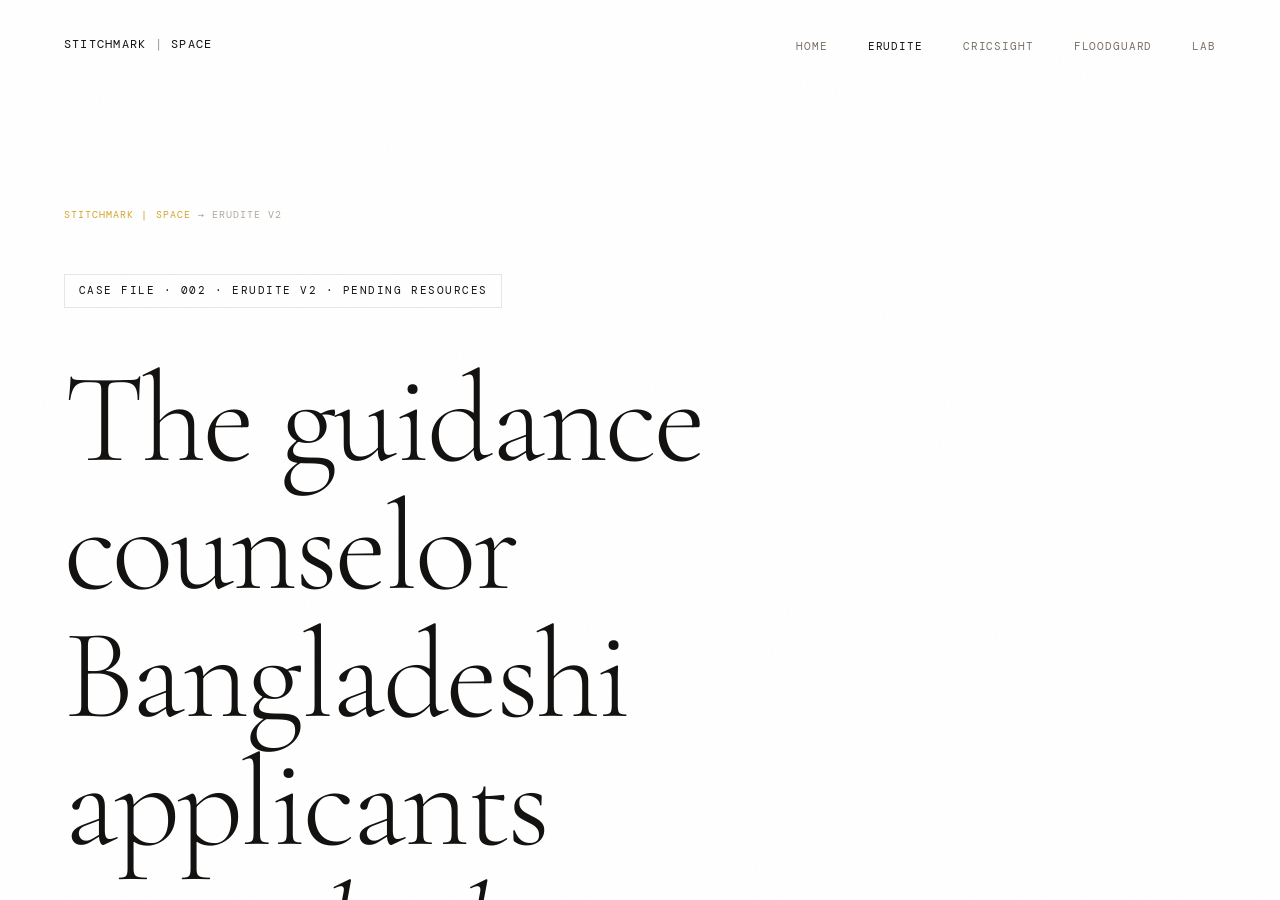
<file: erudite.html>
<!DOCTYPE html>
<html lang="en">
<head>
<meta charset="UTF-8">
<meta name="viewport" content="width=device-width, initial-scale=1.0">
<title>Erudite V2 — Admissions Intelligence | Stitchmark Space</title>
<meta name="description" content="Forensic financial aid intelligence for high-need Bangladeshi students. Structured visual counsel, not generic chatbot advice.">
<link rel="stylesheet" href="style.css">
<style>
  :root { --accent: #D4A52C; --accent2: #C2931C; --accent-light: rgba(212,165,44,0.12); }
  .breadcrumb a, .eyebrow-text, .case-verdict.pass, .stat-val, .compare-col-head.good,
  .endpoint-method, .stack-name, .lesson-title, .label-accent { color: var(--accent); }
  .btn-accent { background: var(--accent); }
  .btn-accent:hover { background: var(--accent2); }
  .stat-strip { display: grid; grid-template-columns: repeat(4,1fr); border:1px solid var(--rule); margin-top:4rem; }
  .stat-strip-cell { padding:2rem 2rem; border-right:1px solid var(--rule); }
  .stat-strip-cell:last-child { border-right:none; }
  .stat-val { font-family:'Cormorant Garamond', Georgia, serif; font-size:clamp(2rem,4vw,3.2rem); font-weight:300; line-height:1; margin-bottom:0.5rem; }
  .compare-grid { display:grid; grid-template-columns:1fr 1fr; gap:0; border:1px solid var(--rule); }
  .compare-col { padding:2.5rem; }
  .compare-col:first-child { border-right:1px solid var(--rule); }
  .compare-header { font-family:'DM Mono',monospace; font-size:0.7rem; letter-spacing:0.12em; text-transform:uppercase; margin-bottom:2rem; padding-bottom:1rem; border-bottom:1px solid var(--rule); }
  .compare-row { padding:0.9rem 0; border-bottom:1px solid var(--rule2); font-size:0.92rem; line-height:1.5; color:var(--ink2); }
  .compare-col.good .compare-row { color:var(--ink); }
  .payload-block { background:var(--cream2); padding:2rem; font-family:'DM Mono',monospace; font-size:0.75rem; line-height:1.6; overflow-x:auto; border-left:3px solid var(--accent); margin:2rem 0; white-space:pre-wrap; }
  .service-grid { display:grid; grid-template-columns:1fr 1fr; gap:1px; background:var(--rule); border:1px solid var(--rule); margin:2rem 0; }
  .service-item { background:white; padding:1.5rem; }
  .service-name { font-family:'DM Mono',monospace; font-size:0.7rem; letter-spacing:0.06em; color:var(--accent); margin-bottom:0.5rem; }
  .service-desc { font-size:0.88rem; color:var(--ink2); line-height:1.6; }
  @media (max-width:700px) { .stat-strip { grid-template-columns:1fr 1fr; } .compare-grid { grid-template-columns:1fr; } .service-grid { grid-template-columns:1fr; } }
  .lesson-card { padding:2rem 0; border-bottom:1px solid var(--rule2); }
  .lesson-num { font-family:'DM Mono',monospace; font-size:0.65rem; color:var(--accent); margin-bottom:0.5rem; }
  .lesson-title-small { font-weight:600; font-family:var(--ff-mono); font-size:0.8rem; letter-spacing:0.02em; }
  .badge-done, .badge-pending { font-family:'DM Mono',monospace; font-size:0.6rem; padding:0.2rem 0.6rem; border-radius:0; display:inline-block; }
  .badge-done { background:#2D6A3F; color:white; }
  .badge-pending { background:var(--ink4); color:white; }
  .checklist-2col { display:grid; grid-template-columns:1fr 1fr; gap:2rem; margin:2rem 0; }
  .checklist-col ul { list-style:none; }
  .checklist-col li { margin-bottom:0.8rem; font-size:0.92rem; }
</style>
</head>
<body>

<nav>
  <a class="nav-brand" href="index.html">Stitchmark <span>|</span> Space</a>
  <ul class="nav-links">
    <li><a href="index.html">Home</a></li>
    <li><a href="erudite.html" class="active">Erudite</a></li>
    <li><a href="cricsight.html">CricSight</a></li>
    <li><a href="floodguard.html">FloodGuard</a></li>
    <li><a href="lab.html">Lab</a></li>
  </ul>
</nav>

<section class="page-hero" style="background:white;">
  <div class="wrap">
    <p class="breadcrumb"><a href="index.html">Stitchmark | Space</a> <span>→</span> Erudite V2</p>
    <div class="reveal">
      <div class="docket-header" style="font-family:'DM Mono',monospace; font-size:0.68rem; letter-spacing:0.14em; text-transform:uppercase; border:1px solid var(--rule); display:inline-block; padding:0.6em 1.25em; margin-bottom:3rem;">
        CASE FILE · 002 · ERUDITE V2 · PENDING RESOURCES
      </div>
    </div>
    <h1 class="reveal" style="max-width:800px; margin-bottom:2rem;">
      The guidance counselor<br>
      Bangladeshi applicants<br>
      <em>never had.</em>
    </h1>
    <p class="reveal delay-1" style="max-width:580px; color:var(--ink2); line-height:1.85;">
      A bespoke admissions intelligence system that replaces sterile chatbot responses 
      with forensic financial aid auditing, structured visual counsel, and unapologetic 
      reality checks — built specifically for high-need students navigating elite US 
      admissions from Dhaka, Sylhet, and Chittagong.
    </p>
    <div class="stat-strip reveal delay-2">
      <div class="stat-strip-cell"><div class="stat-val">70+</div><div class="stat-lbl">PAGES PER UNIVERSITY REPORT</div></div>
      <div class="stat-strip-cell"><div class="stat-val">$16K</div><div class="stat-lbl">MEDIAN AID MISPRICING GAP</div></div>
      <div class="stat-strip-cell"><div class="stat-val">Need-Blind</div><div class="stat-lbl">SCHOOLS CORRECTLY MAPPED</div></div>
      <div class="stat-strip-cell"><div class="stat-val">SSC/HSC</div><div class="stat-lbl">CURRICULUM BARRIER DECODED</div></div>
    </div>
  </div>
</section>

<div class="marquee-wrap">
  <div class="marquee-track">
    <span class="marquee-item">Forensic financial aid auditing</span><span class="marquee-dot">◆</span>
    <span class="marquee-item">Structured visual counsel</span><span class="marquee-dot">◆</span>
    <span class="marquee-item">SSC/HSC contextualization</span><span class="marquee-dot">◆</span>
    <span class="marquee-item">Need‑blind endowment mapping</span><span class="marquee-dot">◆</span>
    <span class="marquee-item">Adversarial self‑audit</span><span class="marquee-dot">◆</span>
    <span class="marquee-item">Cryptographic provenance chain</span><span class="marquee-dot">◆</span>
  </div>
</div>

<section>
  <div class="wrap">
    <div class="eyebrow reveal"><span class="eyebrow-text">§ 01 — THE ASYMMETRY</span></div>
    <h2 class="reveal" style="max-width:700px;">Generic advice doesn't just fail Bangladeshi applicants.<br><em>It actively harms them.</em></h2>
    <div style="display:grid; grid-template-columns:1fr 1fr; gap:3rem; margin-top:3rem;">
      <div class="reveal"><p>Every year, thousands of high-achieving Bangladeshi students apply to US universities using advice calibrated for American suburban applicants. The infrastructure of guidance — school counselors, college prep courses, alumni networks — simply doesn't exist here in the same form. What fills the gap is generic AI advice and marketing material written for a different student entirely.</p></div>
      <div class="reveal delay-1"><p>The consequences are predictable: financial mispricing, curriculum gate blindness, asymmetric risk ignorance, and wall-of-text fatigue. Erudite V2 exists because the standard playbook assumes infrastructure, context, and emotional bandwidth that Bangladeshi applicants do not have.</p></div>
    </div>
    <div style="margin-top:3rem; border-left:3px solid var(--accent); padding-left:2rem;">
      <div class="lesson-num" style="color:var(--accent);">FINANCIAL MISPRICING</div>
      <p class="lesson-body">Students see "$82k average international aid" in marketing materials and budget accordingly — not realizing the actual institutional award median is $66k. A $16,000 gap per year changes enrollment decisions.</p>
      <div class="lesson-num" style="color:var(--accent); margin-top:1.5rem;">CURRICULUM GATE BLINDNESS</div>
      <p class="lesson-body">Universities say they "accept global curricula" but provide zero explicit guidance for SSC/HSC grading contexts. Applicants get filtered before holistic review — not because of merit, but because no one told them how to translate their record.</p>
      <div class="lesson-num" style="color:var(--accent); margin-top:1.5rem;">ASYMMETRIC RISK IGNORANCE</div>
      <p class="lesson-body">A student with a 1430 SAT applies to three low-endowment safety schools and one reach. The safer financial bet — a need-blind, full-need institution like Amherst or Williams — gets skipped because selectivity looks scarier than sticker price.</p>
      <div class="lesson-num" style="color:var(--accent); margin-top:1.5rem;">WALL-OF-TEXT FATIGUE</div>
      <p class="lesson-body">Existing AI counselors dump dense paragraphs on anxious 17-year-olds. The information may be technically correct but psychologically inaccessible at the moment of highest stress. The format is the failure.</p>
    </div>
  </div>
</section>

<div style="padding:clamp(4rem,8vw,6rem) 0; border-top:1px solid var(--rule); border-bottom:1px solid var(--rule);">
  <div class="wrap"><p class="pull-quote reveal" style="max-width:900px;">"Not just accurate answers — <em>structured visual counsel</em>. Every response is parsed into scannable badges, interactive charts, and collapsible detail panels. The UI is the intervention."</p></div>
</div>

<section>
  <div class="wrap">
    <div class="eyebrow reveal"><span class="eyebrow-text">§ 02 — DESIGN PHILOSOPHY</span></div>
    <h2 class="reveal" style="margin-bottom:3rem;">Not a chatbot.<br><em>A structured counsel engine.</em></h2>
    <div class="compare-grid reveal">
      <div class="compare-col"><div class="compare-header">✗ STANDARD AI COUNSELOR</div>
        <div class="compare-row">Flat text responses</div><div class="compare-row">Generic encouragement ("You can do it!")</div>
        <div class="compare-row">Marketing-headline financial data</div><div class="compare-row">One-size-fits-all curriculum advice</div>
        <div class="compare-row">No verification layer</div><div class="compare-row">Session amnesia</div>
        <div class="compare-row">Tone: cheerful assistant</div>
      </div>
      <div class="compare-col good"><div class="compare-header">✓ ERUDITE V2</div>
        <div class="compare-row">Structured JSON → rendered as cards, charts, accordions</div>
        <div class="compare-row">Unapologetic data-backed reality checks</div>
        <div class="compare-row">Forensic CDS audit with actual award medians</div>
        <div class="compare-row">Bangladesh-specific contextualization flags</div>
        <div class="compare-row">Adversarial self-audit on every response</div>
        <div class="compare-row">Cryptographic provenance chaining per session</div>
        <div class="compare-row">Tone: compassionate older sibling who's been through it</div>
      </div>
    </div>
  </div>
</section>

<section style="background:white;">
  <div class="wrap">
    <div class="eyebrow reveal"><span class="eyebrow-text">§ 03 — DATA LAYER</span></div>
    <h2 class="reveal">Eliminating the<br><em>JSON schema apocalypse.</em></h2>
    <div style="display:grid; grid-template-columns:1fr 1fr; gap:3rem; margin-top:2rem;">
      <div class="reveal"><p>Traditional RAG systems force complex, irregular admissions datasets into rigid schemas. Every time a university alters a minor policy, the database breaks. Erudite V2 stores Deep Research Reports — 70+ pages per university — in raw markdown format directly in Cloud Storage. No ETL. No schema migration. No fragility.</p></div>
      <div class="reveal delay-1"><p>Discovery Engine's serverless layout parser ingests, chunks, and indexes raw files via native parsing (<code>data_schema="content"</code>). Semantic search retrieves exact paragraphs, metrics, and CDS citations without a managed database. Zero Spanner costs. The nuance that structured schemas destroy is preserved entirely.</p></div>
    </div>
    <div class="service-grid" style="margin-top:3rem;">
      <div class="service-item"><div class="service-name">RAW MARKDOWN STORAGE</div><div class="service-desc">70+ page Deep Research Reports per university stored without parsing or ETL. Policy changes require a file update, not a schema migration.</div></div>
      <div class="service-item"><div class="service-name">DISCOVERY ENGINE NATIVE PARSING</div><div class="service-desc">Semantic search retrieves exact paragraphs, metrics, and CDS citations without a managed database.</div></div>
      <div class="service-item"><div class="service-name">ZERO IDLE COST</div><div class="service-desc">Serverless storage natively. No Spanner. No idle hourly billing. The $1,000 Gen AI App Builder credit absorbs Discovery Engine retrieval.</div></div>
      <div class="service-item"><div class="service-name">CREDIT-SAFE RETRIEVAL</div><div class="service-desc">Standard Discovery Engine Search API performs state-of-the-art semantic retrieval without calling Vertex AI prediction meters.</div></div>
    </div>
  </div>
</section>

<section>
  <div class="wrap">
    <div class="eyebrow reveal"><span class="eyebrow-text">§ 04 — THE COUNSELOR YOU NEVER HAD</span></div>
    <h2 class="reveal">Three linguistic constraints.<br><em>Enforced at the prompt level.</em></h2>
    <div style="margin-top:2rem;">
      <div class="lesson-card reveal"><div class="lesson-num">CONSTRAINT 01 · TONE</div><p class="lesson-body">Calm, selective, authoritative, deeply realistic. Never uses AI filler — no "Sure, I can help with that!", no "Great question!". Speaks with quiet, unapologetic data-backed confidence. The voice of someone who has read the actual CDS, not the admissions brochure.</p></div>
      <div class="lesson-card reveal"><div class="lesson-num">CONSTRAINT 02 · FINANCIAL VERIFICATION</div><p class="lesson-body">If a student cites marketing-headline financial data, the system corrects it against audited CDS figures before proceeding. Budget around the mid-60s, not the $82k headline. A 4-year guarantee is worth more than a slightly larger freshman year grant.</p></div>
      <div class="lesson-card reveal"><div class="lesson-num">CONSTRAINT 03 · REALITY CHECK PROTOCOL</div><p class="lesson-body">If a student with a weak test score gravitates toward low-endowment safety schools, the system gently but firmly deconstructs the asymmetric risk. Full-need endowments are actually safer financial bets despite extreme selectivity. Over-explain your SSC/HSC grading context or risk being filtered before holistic review begins.</p></div>
    </div>
    <p class="reveal delay-2" style="margin-top:2rem; font-style:italic; color:var(--ink3);">Injected as a structured Counselor Preamble directly into the Gemini synthesis prompt. Not a suggestion. A hard constraint.</p>
  </div>
</section>

<section style="background:white;">
  <div class="wrap">
    <div class="eyebrow reveal"><span class="eyebrow-text">§ 05 — VISUAL COUNSEL</span></div>
    <h2 class="reveal">Walls of dense text repel anxious high schoolers.<br><em>We don't output them.</em></h2>
    <p class="reveal" style="max-width:560px; margin-bottom:2rem;">The FastAPI backend returns a Hybrid Structured Response Payload — both structured JSON and minimal, high-nuance markdown blocks. The Next.js frontend reads this payload and renders interactive UI components dynamically.</p>
    <div class="payload-block reveal">
{
  "greeting": "Let's look at Amherst. The money is real here, but the gate is incredibly narrow.",
  "quick_stats": [
    { "label": "Policy Type", "value": "Need-Blind", "badge": "success" },
    { "label": "Average Aid", "value": "$66,093", "badge": "info" },
    { "label": "Coverage Rate", "value": "77.9%", "badge": "warning" }
  ],
  "audit_details": {
    "the_catch": "Amherst advertises $82k+ average aid. CDS H6 audit shows $66,093 median.",
    "curriculum_gate": "STATUS: CONDITIONAL. Zero explicit SSC/HSC guidance on record.",
    "clutch_factor": "Williams guarantees 100% need for all 4 years. Worth more than a larger freshman grant."
  },
  "provenance_hash": "e3bb509dd03e8a84..."
}
    </div>
    <div class="reveal" style="display:flex; gap:2rem; flex-wrap:wrap; margin-top:1rem;">
      <span class="label-accent">→ Collapsible accordions for audit details</span>
      <span class="label-accent">→ Spacious metric badges with color coding</span>
      <span class="label-accent">→ Interactive SVG pie charts for aid distribution</span>
      <span class="label-accent">→ Provenance hash in monospace at bottom</span>
    </div>
  </div>
</section>

<section>
  <div class="wrap">
    <div class="eyebrow reveal"><span class="eyebrow-text">§ 06 — VALIDATED OUTPUT</span></div>
    <h2 class="reveal">Real response from the deployed backend.<br><em>Clinical safety corpus as proof of pattern.</em></h2>
    <div class="case-card reveal" style="margin-top:2rem;">
      <div class="case-header"><div class="case-docket">CASE · CLINICAL SAFETY · POST /query</div><div class="case-verdict verdict-pass">PASS · 0.96 Faithfulness</div></div>
      <div class="label" style="margin-bottom:0.5rem;">Query</div>
      <p style="margin-bottom:1rem;"><em>"What are the rules and guidelines for serious adverse events (SAEs)?"</em></p>
      <div class="label-accent">Greeting</div>
      <p class="case-clause" style="background:var(--cream2);">"Let's look at this together. The timeline is strict here."</p>
      <div style="display:grid; grid-template-columns:repeat(2,1fr); gap:1.5rem;">
        <div><div class="label-accent">Quick Stats</div><p>Reporting Window: 24 Hours (danger)<br>Standard AE Logging: 3 Days (warning)</p></div>
        <div><div class="label-accent">Audit Feedback</div><p>Loopholes flagged: expedited reporting loophole closed.<br>Curriculum warning: none.<br>Pipeline alert: confirmed.</p></div>
      </div>
      <div class="label" style="margin-top:1rem;">Provenance hash: e3bb509dd03e8a8498799e80d8aea4a7678b49bfd958d5c9195eb8cc89e2f277</div>
      <p class="label" style="margin-top:1rem; color:var(--ink4);">Note: This demo uses the clinical safety corpus as proof of the structured output pattern. Admissions corpus will be populated upon resource activation.</p>
    </div>
  </div>
</section>

<section style="background:white;">
  <div class="wrap">
    <div class="eyebrow reveal"><span class="eyebrow-text">§ 07 — THE GCP STACK</span></div>
    <h2 class="reveal">Every Google Cloud service<br>this project touches.</h2>
    <div class="service-grid reveal">
      <div class="service-item"><div class="service-name">Discovery Engine (Search API)</div><div class="service-desc">Semantic retrieval over raw markdown reports. Credit-safe under App Builder pool.</div></div>
      <div class="service-item"><div class="service-name">Cloud Storage</div><div class="service-desc">Raw Deep Research Report storage. No database. No schema.</div></div>
      <div class="service-item"><div class="service-name">Vertex AI · Gemini Flash</div><div class="service-desc">Counselor synthesis with structured JSON output. Temperature 0.0 for deterministic formatting.</div></div>
      <div class="service-item"><div class="service-name">Cloud Run</div><div class="service-desc">FastAPI backend serving. Autoscaling. Enterprise security headers.</div></div>
      <div class="service-item"><div class="service-name">Modal Persistence</div><div class="service-desc">Cryptographic provenance chaining. Session state. Append-only NDJSON ledger.</div></div>
      <div class="service-item"><div class="service-name">Firebase Auth</div><div class="service-desc">JWT verification via ADC. Custom role claims. No JSON key files.</div></div>
      <div class="service-item"><div class="service-name">Secret Manager</div><div class="service-desc">All credentials. Zero secrets in source.</div></div>
      <div class="service-item"><div class="service-name">Cloud Logging</div><div class="service-desc">Request traces, audit verdicts, session integrity monitoring.</div></div>
    </div>
  </div>
</section>

<section>
  <div class="wrap">
    <div class="eyebrow reveal"><span class="eyebrow-text">§ 08 — WHAT THE DOCS DON'T TELL YOU</span></div>
    <h2 class="reveal">Five lessons from building Erudite V2.</h2>
    <div class="lesson-card reveal"><div class="lesson-num">01</div><div class="lesson-title-small">Unstructured beats structured for admissions data</div><p class="lesson-body">Forcing 70-page forensic reports into JSON schemas destroyed nuance and required endless migrations. Raw markdown + Discovery Engine native parsing preserved everything.</p></div>
    <div class="lesson-card reveal"><div class="lesson-num">02</div><div class="lesson-title-small">Tone is a technical constraint, not a style choice</div><p class="lesson-body">Injecting the Counselor Preamble as a hard prompt constraint — not a suggestion — transformed output quality. The persona is engineered, not improvised.</p></div>
    <div class="lesson-card reveal"><div class="lesson-num">03</div><div class="lesson-title-small">Visual scannability is the intervention</div><p class="lesson-body">Anxious 17-year-olds don't read walls of text. Structured JSON → rendered badges/charts/accordions made the same information psychologically accessible.</p></div>
    <div class="lesson-card reveal"><div class="lesson-num">04</div><div class="lesson-title-small">Marketing headlines are dangerous</div><p class="lesson-body">"$82k average aid" vs "$66k actual median" is a $16k gap that changes enrollment decisions. Forensic CDS auditing is not optional — it's the core value proposition.</p></div>
    <div class="lesson-card reveal"><div class="lesson-num">05</div><div class="lesson-title-small">ADC is non-negotiable</div><p class="lesson-body">Every Firebase Admin call, every Discovery Engine provisioning request uses Application Default Credentials. Zero JSON key files. Zero credential leaks. Zero deployment friction.</p></div>
  </div>
</section>

<section style="background:white;">
  <div class="wrap">
    <div class="eyebrow reveal"><span class="eyebrow-text">§ 09 — READY ON DAY ONE</span></div>
    <h2 class="reveal">Architecture validated.<br><em>Corpus loading is the only remaining step.</em></h2>
    <div class="checklist-2col reveal">
      <div class="checklist-col"><div class="label-accent" style="margin-bottom:1rem;">✓ Done</div>
        <ul><li>✅ Backend deployed and health-checked at Cloud Run</li><li>✅ Discovery Engine data stores provisioned and tested</li><li>✅ Structured output schema validated against live clinical corpus</li><li>✅ Modal persistence ledger active with cryptographic chaining</li><li>✅ Enterprise security headers hardened (HSTS, XSS, X-Frame)</li></ul>
      </div>
      <div class="checklist-col"><div class="label-accent" style="margin-bottom:1rem;">⏳ Pending resources</div>
        <ul><li>⏳ Vanderbilt, Yale, MIT, Amherst, Williams deep research reports</li><li>⏳ Bangladesh-specific curriculum contextualization overlays</li><li>⏳ Applicant-facing Next.js frontend rendering pipeline</li></ul>
      </div>
    </div>
    <div class="pull-quote reveal" style="font-size:clamp(1.4rem,2.5vw,2rem); margin-top:3rem; border-left:3px solid var(--accent); padding-left:2rem;">
      "Every dollar of infrastructure translates directly into structured counsel that prevents a high-need Bangladeshi student from making a $16,000 financial mispricing error. We are ready to begin on day one of resource activation."
    </div>
  </div>
</section>

<footer>
  <div class="wrap">
    <div class="footer-inner">
      <div class="footer-brand">ERUDITE V2 · BUILT ON GCP · PENDING RESOURCES · 2026<br>sam@stitchmark.space · Dhaka, Bangladesh</div>
      <div class="footer-links"><a href="index.html">Home</a><a href="docrag.html">DocRAG</a><a href="floodguard.html">FloodGuard</a><a href="lab.html">The Lab</a></div>
      <div class="footer-brand" style="text-align:right;">Stitchmark | Space<br>Applied ML · South Asia</div>
    </div>
  </div>
</footer>

<script src="main.js"></script>
</body>
</html>
</file>
<file: style.css>
/* ═══════════════════════════════════════════════════════
   STITCHMARK | SPACE — Global Design System
   Base: Light editorial. Exoape/Locomotive spatial generosity.
   Extended with Exo Ape fluid typography, grid, masks, marquee.
   ═══════════════════════════════════════════════════════ */

@import url('https://fonts.googleapis.com/css2?family=Cormorant+Garamond:ital,wght@0,300;0,400;0,500;0,600;1,300;1,400;1,500;1,600&family=DM+Mono:ital,wght@0,300;0,400;0,500;1,300&family=Libre+Baskerville:ital,wght@0,400;0,700;1,400&display=swap');

/* ── TOKENS (original) ── */
:root {
  --cream:    #F5F2EC;
  --cream2:   #EDE9E0;
  --cream3:   #E4DFD4;
  --ink:      #141210;
  --ink2:     #3A3530;
  --ink3:     #7A7268;
  --ink4:     #B0A99E;
  --rule:     rgba(20,18,16,0.10);
  --rule2:    rgba(20,18,16,0.06);
  --accent:   #1A3A2A;
  --accent2:  #2D5A3D;
  --ff-display: 'Cormorant Garamond', Georgia, serif;
  --ff-body:    'Libre Baskerville', Georgia, serif;
  --ff-mono:    'DM Mono', monospace;
  --max:      1320px;
  --pad:      clamp(1.5rem, 5vw, 5rem);
  --section:  clamp(7rem, 14vw, 13rem);
}

/* ── EXO APE FLUID TOKENS (new) ── */
:root {
  --fs-hero-mobile: 16vw;
  --fs-hero-desktop: 10vw;
  --fs-h1-mobile: 16vw;
  --fs-h1-desktop: 10vw;
  --fs-h2-mobile: 7.733vw;
  --fs-h2-desktop: 3.611vw;
  --fs-h3-mobile: 6.4vw;
  --fs-h3-desktop: 2.222vw;
  --fs-h4-mobile: 4.8vw;
  --fs-h4-desktop: 1.667vw;
  --fs-body-mobile: 3.733vw;
  --fs-body-desktop: 1.111vw;
  --fs-label-mobile: 3.733vw;
  --fs-label-desktop: 0.972vw;
  --section-pad-mobile: 21.333vw;
  --section-pad-desktop: 10.416vw;
  --grid-gap: clamp(1rem, 2.222vw, 2rem);
}

/* ── RESET (original) ── */
*, *::before, *::after { box-sizing: border-box; margin: 0; padding: 0; }
html { scroll-behavior: smooth; font-size: 16px; }
body {
  background: var(--cream);
  color: var(--ink);
  font-family: var(--ff-body);
  font-size: clamp(1rem, 1.4vw, 1.125rem);
  line-height: 1.8;
  -webkit-font-smoothing: antialiased;
  overflow-x: hidden;
}
body::after {
  content: '';
  position: fixed; inset: 0;
  background-image: url("data:image/svg+xml,%3Csvg viewBox='0 0 512 512' xmlns='http://www.w3.org/2000/svg'%3E%3Cfilter id='n'%3E%3CfeTurbulence type='fractalNoise' baseFrequency='0.75' numOctaves='4' stitchTiles='stitch'/%3E%3C/filter%3E%3Crect width='100%25' height='100%25' filter='url(%23n)' opacity='0.025'/%3E%3C/svg%3E");
  pointer-events: none;
  z-index: 9999;
  mix-blend-mode: multiply;
}

/* ── TYPOGRAPHY (original + fluid overrides) ── */
h1 {
  font-family: var(--ff-display);
  font-weight: 300;
  font-size: clamp(3rem, var(--fs-h1-mobile), 5rem);
  line-height: 1.0;
  letter-spacing: -0.02em;
}
@media (min-width: 601px) {
  h1 { font-size: clamp(4rem, var(--fs-h1-desktop), 8rem); }
}
h2 {
  font-family: var(--ff-display);
  font-weight: 300;
  font-size: clamp(2.5rem, var(--fs-h2-mobile), 3.5rem);
  line-height: 1.05;
  letter-spacing: -0.02em;
}
@media (min-width: 601px) {
  h2 { font-size: clamp(3rem, var(--fs-h2-desktop), 5rem); }
}
h3 {
  font-family: var(--ff-display);
  font-weight: 400;
  font-size: clamp(1.5rem, var(--fs-h3-mobile), 2.5rem);
  line-height: 1.1;
}
h4 {
  font-family: var(--ff-display);
  font-weight: 400;
  font-size: clamp(1.2rem, var(--fs-h4-mobile), 1.75rem);
  line-height: 1.2;
}
p {
  font-size: clamp(0.95rem, 1.3vw, 1.05rem);
  line-height: 1.85;
  color: var(--ink2);
}
em { font-style: italic; }
strong { font-weight: 700; color: var(--ink); }
a { color: inherit; text-decoration: none; }
.mono {
  font-family: var(--ff-mono);
  font-size: 0.72rem;
  letter-spacing: 0.06em;
}
.label {
  font-family: var(--ff-mono);
  font-size: 0.68rem;
  letter-spacing: 0.12em;
  text-transform: uppercase;
  color: var(--ink3);
}
.label-accent {
  font-family: var(--ff-mono);
  font-size: 0.68rem;
  letter-spacing: 0.12em;
  text-transform: uppercase;
  color: var(--accent);
}
code {
  font-family: var(--ff-mono);
  font-size: 0.78em;
  background: var(--cream3);
  padding: 0.2em 0.5em;
  border-radius: 2px;
  color: var(--ink2);
}

/* ── LAYOUT (original) ── */
.wrap { max-width: var(--max); margin: 0 auto; padding: 0 var(--pad); }
.wrap-narrow { max-width: 820px; margin: 0 auto; padding: 0 var(--pad); }
section { padding: var(--section) 0; }
.rule { width: 100%; height: 1px; background: var(--rule); }
.rule-v { width: 1px; background: var(--rule); align-self: stretch; }

/* ── EXO APE GRID (new) ── */
.grid {
  display: grid;
  grid-template-columns: repeat(12, 1fr);
  gap: var(--grid-gap);
}
.grid > * { grid-column: span 12; }
@media (min-width: 641px) {
  .grid-col-1 { grid-column: span 1; }
  .grid-col-2 { grid-column: span 2; }
  .grid-col-3 { grid-column: span 3; }
  .grid-col-4 { grid-column: span 4; }
  .grid-col-5 { grid-column: span 5; }
  .grid-col-6 { grid-column: span 6; }
  .grid-col-7 { grid-column: span 7; }
  .grid-col-8 { grid-column: span 8; }
  .grid-col-9 { grid-column: span 9; }
  .grid-col-10 { grid-column: span 10; }
  .grid-col-11 { grid-column: span 11; }
  .grid-col-12 { grid-column: span 12; }
}

/* ── TEXT MASK (new) ── */
.title-mask {
  overflow: hidden;
  display: block;
}
.title-line {
  display: block;
  transform: translateY(100%);
  transition: transform 0.85s cubic-bezier(0.16, 1, 0.3, 1);
}
.title-line.up {
  transform: translateY(0);
}

/* ── SECTION PADDING XL (new) ── */
.section-xl {
  padding: var(--section-pad-mobile) 0;
}
@media (min-width: 601px) {
  .section-xl {
    padding: var(--section-pad-desktop) 0;
  }
}

/* ── MARQUEE (enhanced) ── */
.marquee-wrap {
  overflow: hidden;
  border-top: 1px solid var(--rule);
  border-bottom: 1px solid var(--rule);
  padding: 1.5rem 0;
  background: var(--cream2);
  white-space: nowrap;
}
.marquee-track {
  display: inline-flex;
  gap: 4rem;
  animation: marquee 20s linear infinite;
}
.marquee-track:hover {
  animation-play-state: paused;
}
.marquee-item {
  font-family: var(--ff-display);
  font-size: clamp(1.1rem, 2vw, 1.5rem);
  font-style: italic;
  font-weight: 300;
  color: var(--ink3);
  flex-shrink: 0;
}
.marquee-dot {
  font-family: var(--ff-mono);
  font-size: 0.5rem;
  color: var(--accent);
  vertical-align: middle;
}
@keyframes marquee {
  from { transform: translateX(0); }
  to   { transform: translateX(-50%); }
}

/* ── PULL QUOTE (enhanced) ── */
.pull-quote {
  font-family: var(--ff-display);
  font-size: clamp(1.75rem, 3.5vw, 3.25rem);
  font-weight: 300;
  font-style: italic;
  line-height: 1.2;
  color: var(--ink);
  letter-spacing: -0.01em;
}

/* ── NAV (original) ── */
nav {
  position: fixed; top: 0; left: 0; right: 0; z-index: 500;
  padding: 1.75rem var(--pad);
  display: flex; align-items: center; justify-content: space-between;
  mix-blend-mode: multiply;
  transition: background 0.3s, backdrop-filter 0.3s;
}
.nav-brand {
  font-family: var(--ff-mono);
  font-size: 0.78rem;
  letter-spacing: 0.1em;
  color: var(--ink);
  text-transform: uppercase;
}
.nav-brand span { opacity: 0.4; }
.nav-links { display: flex; gap: 2.5rem; list-style: none; }
.nav-links a {
  font-family: var(--ff-mono);
  font-size: 0.68rem;
  letter-spacing: 0.08em;
  text-transform: uppercase;
  color: var(--ink3);
  transition: color 0.2s;
}
.nav-links a:hover, .nav-links a.active { color: var(--ink); }
@media (max-width: 700px) {
  .nav-links { gap: 1.5rem; }
  .nav-links li:nth-child(n+4) { display: none; }
}

/* ── BUTTONS (original) ── */
.btn {
  display: inline-flex; align-items: center; gap: 0.6em;
  font-family: var(--ff-mono);
  font-size: 0.72rem;
  letter-spacing: 0.08em;
  text-transform: uppercase;
  padding: 1em 2em;
  border-radius: 0;
  transition: all 0.25s;
  cursor: pointer;
  border: none;
}
.btn-dark {
  background: var(--ink);
  color: var(--cream);
}
.btn-dark:hover { background: var(--ink2); transform: translateY(-2px); }
.btn-outline {
  border: 1px solid var(--rule);
  color: var(--ink2);
  background: transparent;
}
.btn-outline:hover { border-color: var(--ink); color: var(--ink); transform: translateY(-2px); }
.btn-accent {
  background: var(--accent);
  color: var(--cream);
}
.btn-accent:hover { background: var(--accent2); transform: translateY(-2px); }
.btn-ghost-large {
  font-family: var(--ff-display);
  font-size: clamp(1rem, 2vw, 1.4rem);
  font-style: italic;
  font-weight: 300;
  letter-spacing: 0;
  text-transform: none;
  padding: 0.6em 0;
  border-bottom: 1px solid var(--ink);
  color: var(--ink);
  background: transparent;
  gap: 0.8em;
}
.btn-ghost-large:hover { gap: 1.5em; }

/* ── EYEBROW (original) ── */
.eyebrow {
  display: flex;
  align-items: center;
  gap: 1rem;
  margin-bottom: 3rem;
}
.eyebrow::before {
  content: '';
  display: block;
  width: 32px; height: 1px;
  background: var(--accent);
  flex-shrink: 0;
}
.eyebrow-text {
  font-family: var(--ff-mono);
  font-size: 0.68rem;
  letter-spacing: 0.14em;
  text-transform: uppercase;
  color: var(--accent);
}

/* ── STATS, CARDS, LESSONS, FOOTER (all original) ── */
/* (Keeping all your existing classes – they remain unchanged) */
.stat-giant { font-family: var(--ff-display); font-size: clamp(4rem, 10vw, 9rem); font-weight: 300; line-height: 0.9; color: var(--ink); letter-spacing: -0.04em; }
.stat-label { font-family: var(--ff-mono); font-size: 0.65rem; letter-spacing: 0.12em; text-transform: uppercase; color: var(--ink4); margin-top: 0.75rem; }
.compare-grid { display: grid; grid-template-columns: 1fr 1fr; gap: 0; }
.compare-col { padding: 3rem; }
.compare-col:first-child { border-right: 1px solid var(--rule); }
.compare-header { font-family: var(--ff-mono); font-size: 0.68rem; letter-spacing: 0.12em; text-transform: uppercase; margin-bottom: 2rem; padding-bottom: 1.5rem; border-bottom: 1px solid var(--rule); }
.compare-row { padding: 1rem 0; border-bottom: 1px solid var(--rule2); font-size: 0.95rem; color: var(--ink2); line-height: 1.5; }
.stack-row { display: grid; grid-template-columns: 220px 1fr; gap: 2rem; padding: 1.75rem 0; border-bottom: 1px solid var(--rule2); align-items: baseline; }
.stack-row:first-child { border-top: 1px solid var(--rule); }
.stack-name { font-family: var(--ff-mono); font-size: 0.7rem; letter-spacing: 0.06em; color: var(--accent); }
.lesson-row { display: grid; grid-template-columns: 48px 1fr; gap: 2.5rem; padding: 3rem 0; border-bottom: 1px solid var(--rule2); align-items: start; }
.lesson-num { font-family: var(--ff-mono); font-size: 0.65rem; color: var(--ink4); padding-top: 0.3rem; }
.lesson-title { font-family: var(--ff-mono); font-size: 0.7rem; letter-spacing: 0.1em; text-transform: uppercase; color: var(--accent); margin-bottom: 0.75rem; }
.case-card { border: 1px solid var(--rule); padding: 3rem; margin-bottom: 2rem; background: white; }
.case-header { display: flex; align-items: center; justify-content: space-between; margin-bottom: 2rem; padding-bottom: 1.5rem; border-bottom: 1px solid var(--rule); }
.case-verdict { font-family: var(--ff-mono); font-size: 0.65rem; letter-spacing: 0.1em; text-transform: uppercase; padding: 0.4em 0.9em; }
.verdict-pass { background: #E8F4EC; color: #2D6A3F; }
.verdict-warn { background: #FEF3CD; color: #856404; }
.case-clause { font-family: var(--ff-mono); font-size: 0.78rem; line-height: 1.7; color: var(--ink2); background: var(--cream2); padding: 1.5rem; border-left: 3px solid var(--accent); margin-bottom: 2rem; }
pre { font-family: var(--ff-mono); font-size: 0.75rem; line-height: 1.7; color: var(--ink2); background: var(--cream2); padding: 2rem; overflow-x: auto; border-left: 3px solid var(--accent); }
.checklist-item { display: flex; gap: 1.25rem; padding: 1.25rem 0; border-bottom: 1px solid var(--rule2); font-size: 0.95rem; color: var(--ink2); align-items: flex-start; }
.check-icon { font-family: var(--ff-mono); font-size: 0.7rem; color: var(--accent); padding-top: 0.15rem; flex-shrink: 0; }
footer { padding: 4rem 0 3rem; border-top: 1px solid var(--rule); }
.footer-inner { display: flex; justify-content: space-between; align-items: flex-end; flex-wrap: wrap; gap: 2rem; }
.footer-brand { font-family: var(--ff-mono); font-size: 0.7rem; letter-spacing: 0.12em; text-transform: uppercase; color: var(--ink3); line-height: 2; }
.footer-links { display: flex; gap: 2rem; flex-wrap: wrap; }
.footer-links a { font-family: var(--ff-mono); font-size: 0.65rem; letter-spacing: 0.08em; text-transform: uppercase; color: var(--ink4); transition: color 0.2s; }
.footer-links a:hover { color: var(--ink); }
.reveal { opacity: 0; transform: translateY(40px); transition: opacity 0.9s cubic-bezier(.16,1,.3,1), transform 0.9s cubic-bezier(.16,1,.3,1); }
.reveal.up { opacity: 1; transform: none; }
.delay-1 { transition-delay: 0.1s; }
.delay-2 { transition-delay: 0.2s; }
.delay-3 { transition-delay: 0.3s; }
.delay-4 { transition-delay: 0.45s; }
.breadcrumb { font-family: var(--ff-mono); font-size: 0.65rem; letter-spacing: 0.1em; text-transform: uppercase; color: var(--ink4); margin-bottom: 3rem; }
.page-hero { padding-top: clamp(8rem, 16vw, 14rem); padding-bottom: clamp(5rem, 10vw, 9rem); }
.banner { background: var(--ink); color: var(--cream); padding: clamp(4rem, 8vw, 7rem) var(--pad); }
.proj-link-card { display: flex; align-items: center; justify-content: space-between; padding: 2.5rem 0; border-bottom: 1px solid var(--rule); transition: all 0.25s; gap: 2rem; }
.proj-link-card:first-child { border-top: 1px solid var(--rule); }
.proj-num { font-family: var(--ff-mono); font-size: 0.65rem; color: var(--ink4); width: 2.5rem; flex-shrink: 0; }
.proj-name-wrap { flex: 1; }
.proj-cat { font-family: var(--ff-mono); font-size: 0.65rem; letter-spacing: 0.1em; text-transform: uppercase; color: var(--accent); margin-bottom: 0.35rem; }
.proj-name { font-family: var(--ff-display); font-size: clamp(1.4rem, 2.5vw, 2rem); font-weight: 300; color: var(--ink); }
.proj-status { font-family: var(--ff-mono); font-size: 0.62rem; letter-spacing: 0.1em; text-transform: uppercase; color: var(--ink4); flex-shrink: 0; }
.proj-arrow { font-size: 1rem; color: var(--ink3); transition: transform 0.25s; flex-shrink: 0; }

/* ── SMOOTH SCROLL CONTAINER (used by JS) ── */
.smooth-scroll {
  position: fixed;
  top: 0;
  left: 0;
  right: 0;
  bottom: 0;
  overflow-y: auto;
  overflow-x: hidden;
  scroll-behavior: auto;
}
</file>
